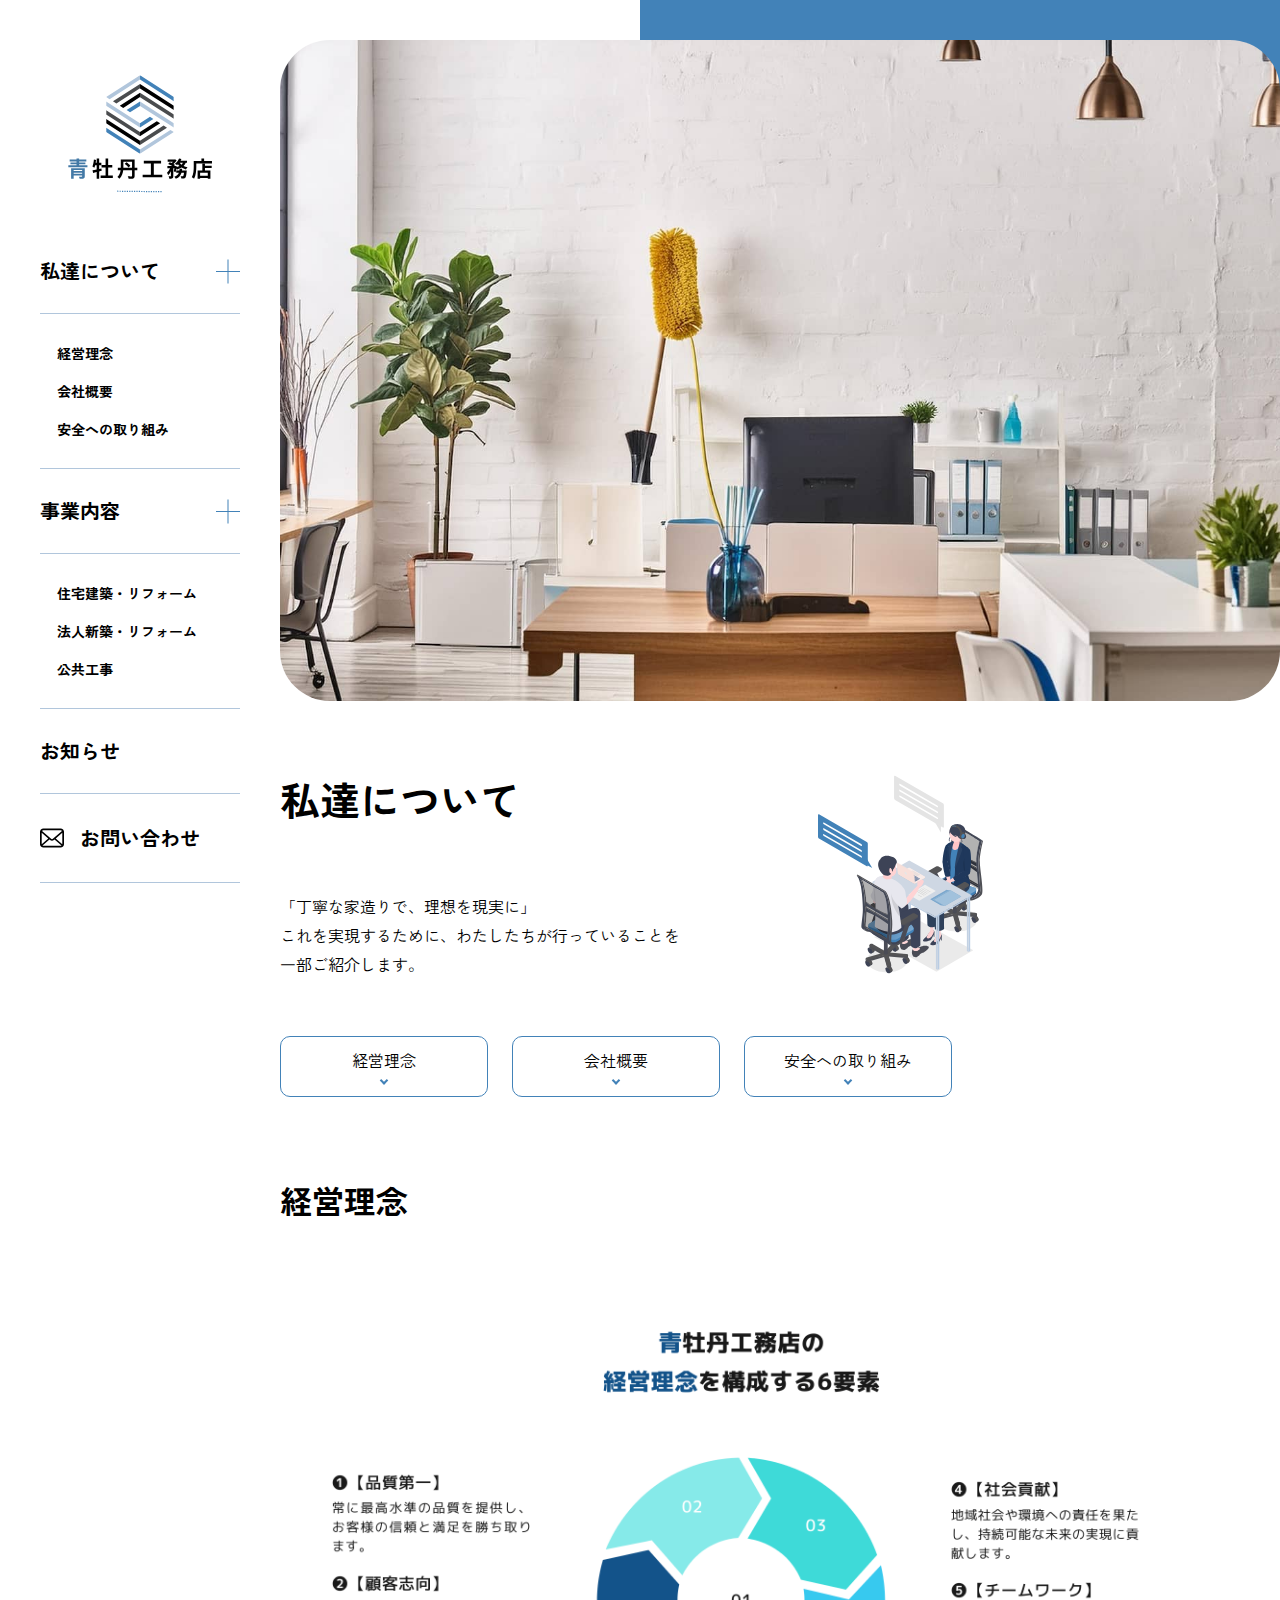
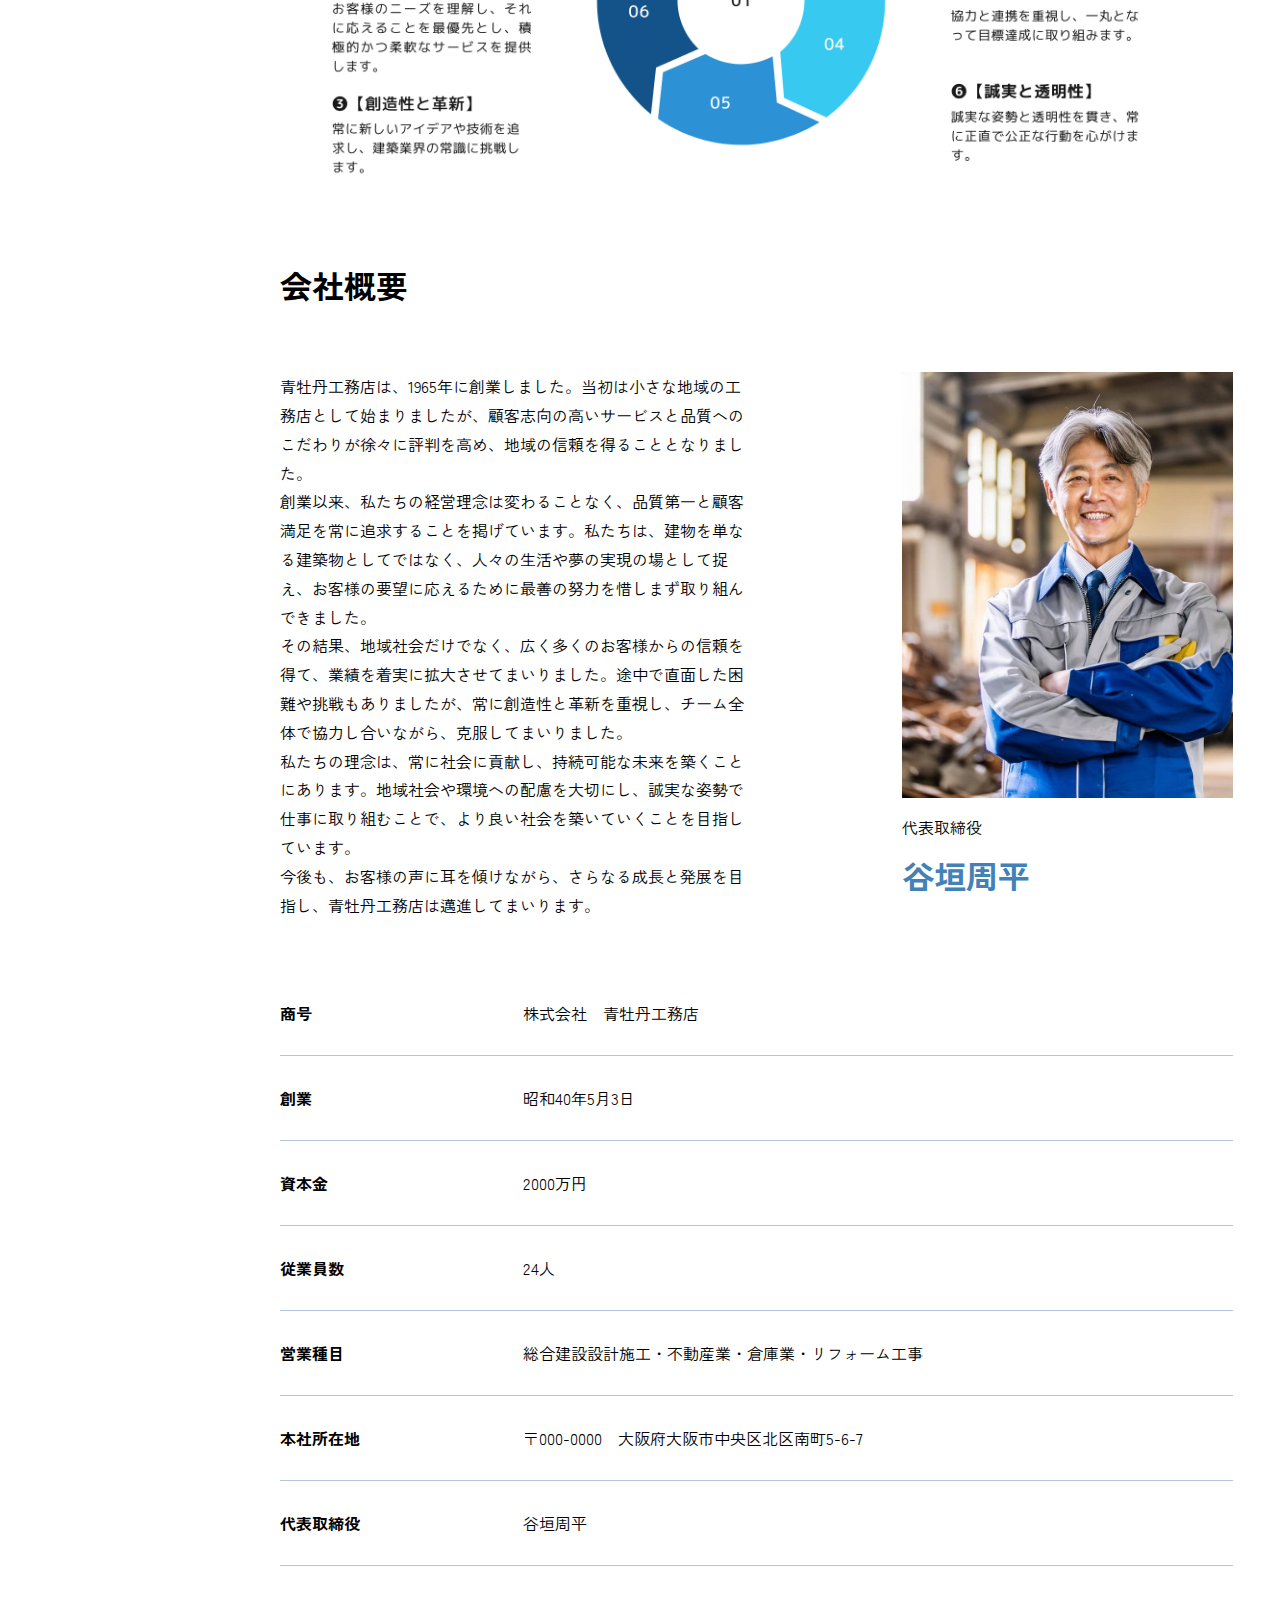
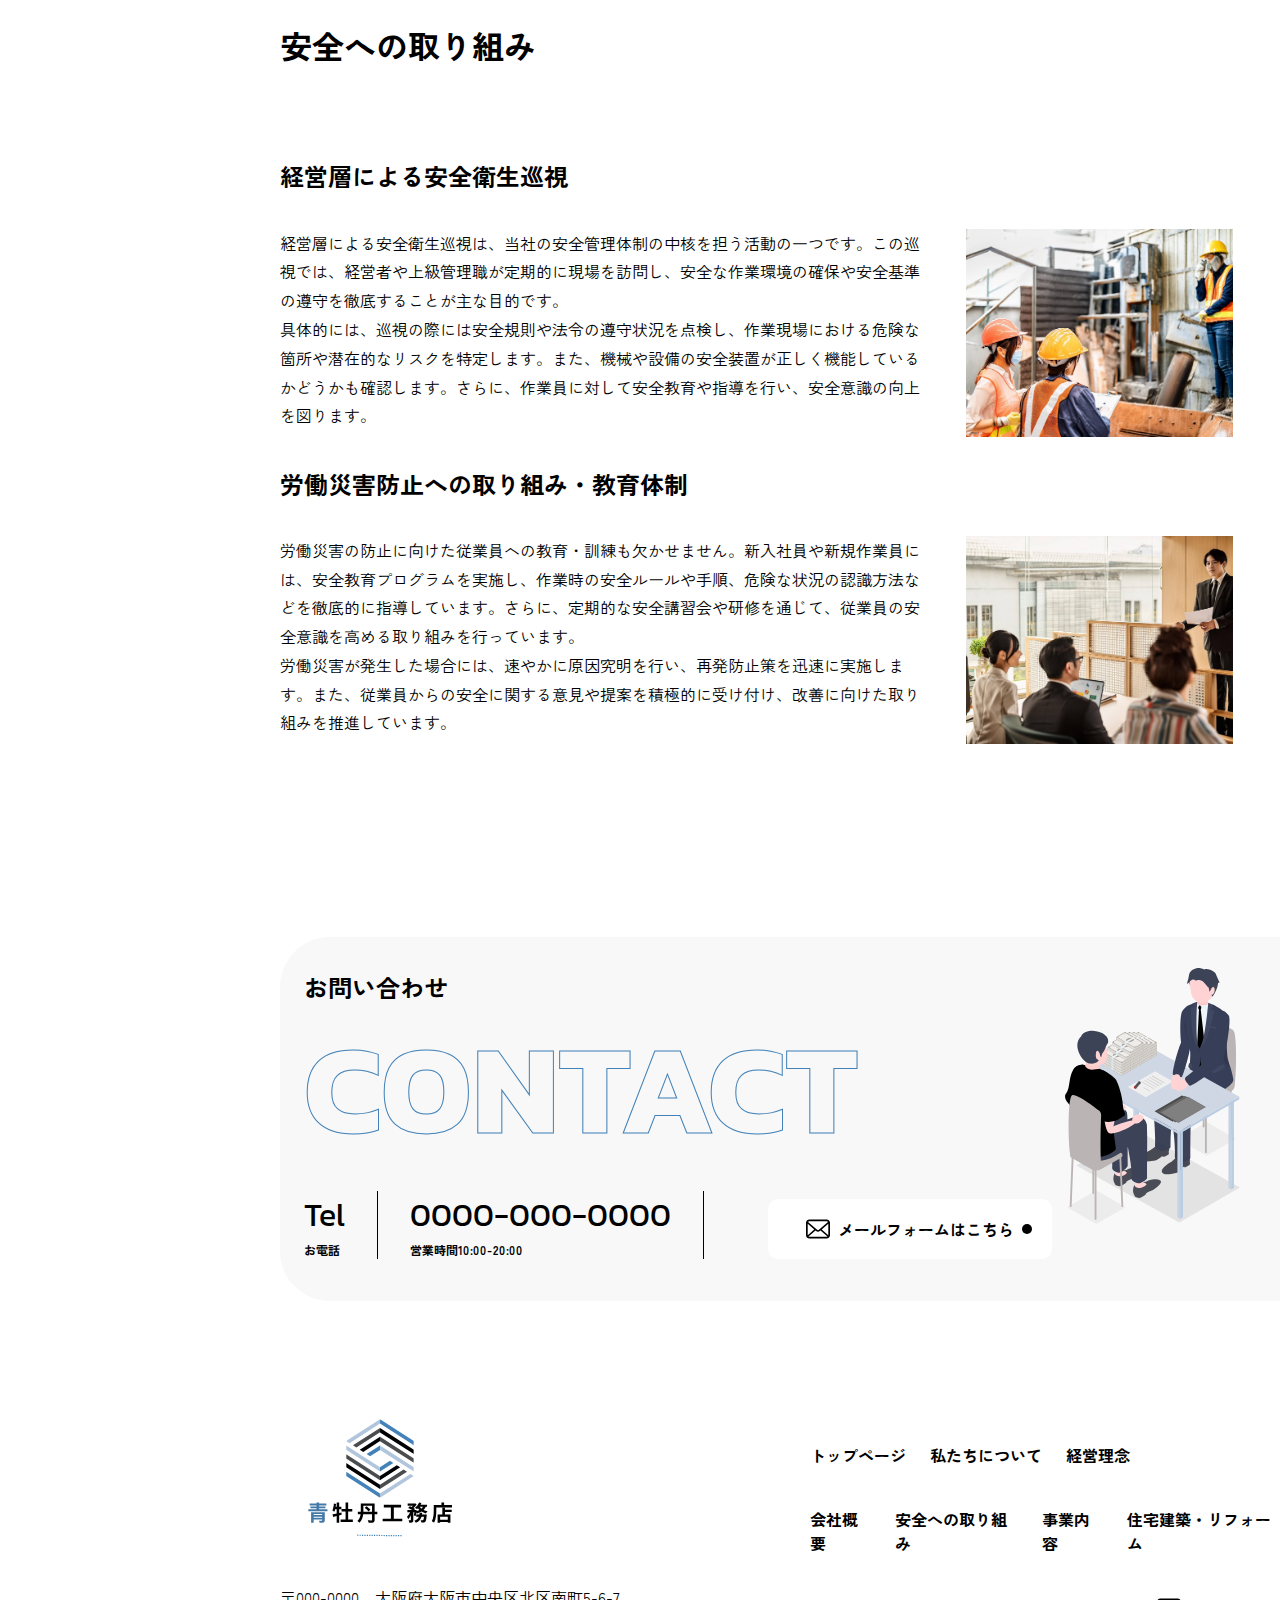
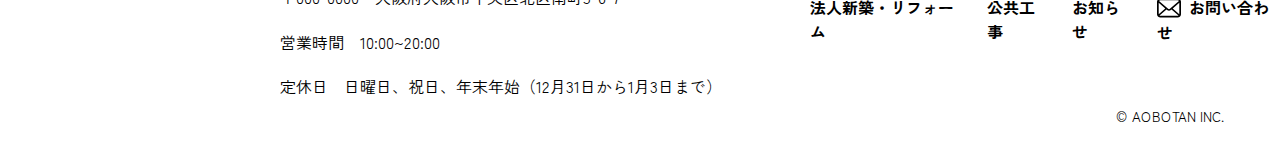
<file: about.html>
<!DOCTYPE html>
<html lang="ja">

<head>
  <meta charset="UTF-8">
  <meta name="viewport" content="width=device-width, initial-scale=1.0">
  <meta name="robots" content="noindex">
  <meta name="description"
    content="大阪府大阪市に拠点をおく青牡丹工務店は、丁寧な家造りで理想を現実にします。住宅建築からリフォームまで、高品質なサービスと経験豊富なスタッフがお客様のニーズに応えます。お気軽にご相談ください。">
  <title>私たちについて | 青牡丹工務店 | 大阪市北区の住宅建築・リフォーム・公共事業なら青牡丹工務店</title>
  <link rel="shortcut icon" href="img/favicon-aobotan.svg" type="image/x-icon">
  <!-- GoogleFonts -->
  <link rel="preconnect" href="https://fonts.googleapis.com">
  <link rel="preconnect" href="https://fonts.gstatic.com" crossorigin>
  <link
    href="https://fonts.googleapis.com/css2?family=Kanit:ital,wght@0,100;0,200;0,300;0,400;0,500;0,600;0,700;0,800;0,900;1,100;1,200;1,300;1,400;1,500;1,600;1,700;1,800;1,900&family=Zen+Kaku+Gothic+New&display=swap"
    rel="stylesheet">
  <!-- css -->
  <link rel="stylesheet" href="css/style.css">
  <script src="https://code.jquery.com/jquery-3.7.1.min.js"
    integrity="sha256-/JqT3SQfawRcv/BIHPThkBvs0OEvtFFmqPF/lYI/Cxo=" crossorigin="anonymous"></script>
</head>

<body class="aboutBody" id="top">
  <div class="bodyContainer">
    <header>
      <div class="pcMenu">
        <h1 class="pcLogo">
          <a href="index.html">
            <img src="img/logo-pc.svg" alt="青牡丹工務店" width="200" height="121">
          </a>
        </h1><!-- /.pcLogo -->
        <nav class="pcNav">
          <ul class="pcNavAccordion">
            <li>
              <div class="menuTitle">
                <a class="mainMenu" href="about.html">私達について</a>
                <ul class="subMenu">
                  <li>
                    <a href="about.html#philosophy">経営理念</a>
                  </li>
                  <li>
                    <a href="about.html#company">会社概要</a>
                  </li>
                  <li>
                    <a href="about.html#safety">安全への取り組み</a>
                  </li>
                </ul><!-- /.subMenu -->
              </div><!--/.menuTitle-->
            </li>
            <li>
              <div class="menuTitle">
                <a class="mainMenu" href="service.html">事業内容</a>
                <ul class="subMenu">
                  <li>
                    <a href="service.html#housereform">住宅建築・リフォーム</a>
                  </li>
                  <li>
                    <a href="service.html#corporationreform">法人新築・リフォーム</a>
                  </li>
                  <li>
                    <a href="service.html#public">公共工事</a>
                  </li>
                </ul><!-- /.subMenu -->
              </div><!--/.menuTitle-->
            </li>
            <li>
              <a class="mainMenu" href="index.html#news">お知らせ</a>
            </li>
            <li>
              <a class="mainMenu" href="contact.html"><img src="img/mail.svg" alt="">お問い合わせ</a>
            </li>
          </ul><!--/.pcNavAccordion -->
        </nav><!-- /.pcNav -->
      </div><!-- /.pcMenu -->
      <div class="spMenuWrapper">
        <div class="spMenuLogo">
          <a href="index.html">
            <img src="img/logo-pc.svg" alt="" width="98" height="59">
          </a>
        </div><!-- /.spMenuLogo -->
        <div id="burger">
          <span></span>
          <span></span>
          <span></span>
        </div><!-- /.spgNav_burger -->
      </div><!-- /.spMenu -->
    </header>
    <div class="spgNav" id="spNav">
      <ul class="">
        <li>
          <a href="index.html">トップページ</a>
        </li>
        <li>
          <a href="about.html">私たちについて</a>
        </li>
        <li>
          <a href="about.html#philosophy">経営理念</a>
        </li>
        <li>
          <a href="about.html#company">会社概要</a>
        </li>
        <li>
          <a href="about.html#safety">安全への取り組み</a>
        </li>
        <li>
          <a href="service.html">事業内容</a>
        </li>
        <li>
          <a href="service.html#housereform">住宅建築・リフォーム</a>
        </li>
        <li>
          <a href="service.html#corporationreform">法人新築・リフォーム</a>
        </li>
        <li>
          <a href="service.html#public">公共工事</a>
        </li>
        <li>
          <a href="index.html#news">お知らせ</a>
        </li>
        <li>
          <a href="contact.html"><img src="img/mail.svg" alt="" class="mail_icon">お問い合わせ</a>
        </li>
      </ul><!-- /.spgNav -->
      <p><small>© AOBOTAN INC.</small></p>
    </div><!-- /.spMenu -->

    <div class="bodyWrapper">
      <div class="bgColor">
      </div><!-- /.bgColor -->
      <div class="topImg">
        <img src="img/about-us.jpg" alt="">
      </div><!-- /.topImg -->
      <main>
        <section class="contentsTop" id="about">
          <div class="contentsTopInner">
            <div class="contentsTopContent">
              <h2>私達について</h2>
              <p>「丁寧な家造りで、理想を現実に」<br>これを実現するために、わたしたちが行っていることを<br>一部ご紹介します。</p>
            </div><!-- /.aboutTopContent -->
            <img src="img/offline-hearing_01.svg" alt="">
          </div><!-- /.contentsTopInner -->
          <div class="contentsTopMenu">
            <a href="#philosophy" class="btnBlue">経営理念</a>
            <a href="#company" class="btnBlue">会社概要</a>
            <a href="#safety" class="btnBlue">安全への取り組み</a>
          </div><!-- /.contentsTopMenu -->
        </section><!-- /.contentsTop -->
        <section class="philosophy" id="philosophy">
          <h3 class="contentsHeading">経営理念</h3>
          <img src="img/vision.png" alt="" width="923" height="519">
        </section><!-- /.philosophy -->
        <section class="company" id="company">
          <h3 class="contentsHeading">会社概要</h3>
          <div class="companyInner">
            <div class="companyContent">
              <p>青牡丹工務店は、1965年に創業しました。当初は小さな地域の工務店として始まりましたが、顧客志向の高いサービスと品質へのこだわりが徐々に評判を高め、地域の信頼を得ることとなりました。<br>
                創業以来、私たちの経営理念は変わることなく、品質第一と顧客満足を常に追求することを掲げています。私たちは、建物を単なる建築物としてではなく、人々の生活や夢の実現の場として捉え、お客様の要望に応えるために最善の努力を惜しまず取り組んできました。<br>
                その結果、地域社会だけでなく、広く多くのお客様からの信頼を得て、業績を着実に拡大させてまいりました。途中で直面した困難や挑戦もありましたが、常に創造性と革新を重視し、チーム全体で協力し合いながら、克服してまいりました。<br>
                私たちの理念は、常に社会に貢献し、持続可能な未来を築くことにあります。地域社会や環境への配慮を大切にし、誠実な姿勢で仕事に取り組むことで、より良い社会を築いていくことを目指しています。<br>
                今後も、お客様の声に耳を傾けながら、さらなる成長と発展を目指し、青牡丹工務店は邁進してまいります。</p>
            </div><!-- /.companyContent -->
            <div class="ceoImg">
              <img src="img/ceo.jpg" alt="" width="331" height="425">
              <p>代表取締役</p>
              <span>谷垣周平</span>
            </div><!-- /.ceoImg -->
          </div><!-- /.companyInner -->
          <table class="row">
            <tr>
              <th>商号</th>
              <td>株式会社　青牡丹工務店</td>
            </tr>
            <tr>
              <th>創業</th>
              <td>昭和40年5月3日</td>
            </tr>
            <tr>
              <th>資本金</th>
              <td>2000万円</td>
            </tr>
            <tr>
              <th>従業員数</th>
              <td>24人</td>
            </tr>
            <tr>
              <th>営業種目</th>
              <td>総合建設設計施工・不動産業・倉庫業・リフォーム工事</td>
            </tr>
            <tr>
              <th>本社所在地</th>
              <td>〒000-0000　大阪府大阪市中央区北区南町5-6-7</td>
            </tr>
            <tr>
              <th>代表取締役</th>
              <td>谷垣周平</td>
            </tr>
          </table>
        </section><!-- /.company -->
        <section class="safety" id="safety">
          <h3 class="contentsHeading">安全への取り組み</h3>
          <h4>経営層による安全衛生巡視</h4>
          <div class="safetyInner">
            <p>
              経営層による安全衛生巡視は、当社の安全管理体制の中核を担う活動の一つです。この巡視では、経営者や上級管理職が定期的に現場を訪問し、安全な作業環境の確保や安全基準の遵守を徹底することが主な目的です。<br>具体的には、巡視の際には安全規則や法令の遵守状況を点検し、作業現場における危険な箇所や潜在的なリスクを特定します。また、機械や設備の安全装置が正しく機能しているかどうかも確認します。さらに、作業員に対して安全教育や指導を行い、安全意識の向上を図ります。
            </p>
            <img src="img/safety01.jpg" alt="安全への取り組み" width="267" height="208">
          </div><!-- /.safetyInner -->
          <h4>労働災害防止への取り組み・教育体制</h4>
          <div class="safetyInner">
            <p>
              労働災害の防止に向けた従業員への教育・訓練も欠かせません。新入社員や新規作業員には、安全教育プログラムを実施し、作業時の安全ルールや手順、危険な状況の認識方法などを徹底的に指導しています。さらに、定期的な安全講習会や研修を通じて、従業員の安全意識を高める取り組みを行っています。<br>労働災害が発生した場合には、速やかに原因究明を行い、再発防止策を迅速に実施します。また、従業員からの安全に関する意見や提案を積極的に受け付け、改善に向けた取り組みを推進しています。
            </p>
            <img src="img/safety02.jpg" alt="安全への取り組み" width="267" height="208">
          </div><!-- /.safetyInner -->
        </section><!-- /.safety -->
      </main>

      <footer>
        <section class="footContact">
          <h2 class="contentsTitle">お問い合わせ</h2>
          <h2 class="contentsTitleEn">
            CONTACT
          </h2><!-- contentsTitle -->
          <img src="img/financing_01.svg" alt="" class="footContactImg">
          <div class="footContactInner">
            <div class="tel">
              <span>Tel</span>
              <p>お電話</p>
            </div><!-- /.tel -->
            <div class="telNum">
              <span>0000-000-0000</span>
              <p>営業時間10:00-20:00</p>
            </div><!-- /.telNum -->
            <div class="mail">
              <a href="contact.html" class="mailBtn">
                <img src="img/mail.svg" alt="" class="mail_icon">メールフォームはこちら
              </a>
            </div><!-- /.mail -->
          </div><!-- /.footContactInner -->
        </section><!-- /.footContact -->
        <div class="footWrapper">
          <div class="footCompany">
            <img src="img/logo-pc.svg" alt="">
            <p>〒000-0000　大阪府大阪市中央区北区南町5-6-7</p>
            <p>営業時間　10:00~20:00</p>
            <p>定休日　日曜日、祝日、年末年始（12月31日から1月3日まで）</p>
          </div><!-- /.footCompany -->
          <div class="footMenu">
            <ul>
              <li><a href="index.html">トップページ</a></li>
              <li><a href="about.html">私たちについて</a></li>
              <li><a href="about.html#philosophy">経営理念</a></li>
            </ul>
            <ul>
              <li><a href="about.html#company">会社概要</a></li>
              <li><a href="about.html#safety">安全への取り組み</a></li>
              <li><a href="service.html">事業内容</a></li>
              <li><a href="service.html#housereform">住宅建築・リフォーム</a></li>
            </ul>
            <ul>
              <li><a href="service.html#corporationreform">法人新築・リフォーム</a></li>
              <li><a href="service.html#public">公共工事</a></li>
              <li><a href="index.html#news">お知らせ</a></li>
              <li><a href="contact.html"><img src="img/mail.svg" alt="" class="mail_icon">お問い合わせ</a></li>
            </ul>
          </div><!-- /.footMenu -->
        </div><!-- /.footWrapper -->
        <p><small>© AOBOTAN INC.</small></p>
      </footer>
    </div><!-- /.wrapper -->
  </div><!-- /.bodyContainer -->
  <!-- jQuery -->
  <script src="https://code.jquery.com/jquery-3.7.1.min.js"
    integrity="sha256-/JqT3SQfawRcv/BIHPThkBvs0OEvtFFmqPF/lYI/Cxo=" crossorigin="anonymous"></script>
  <script src="js/main.js"></script>
</body>

</html>
</file>
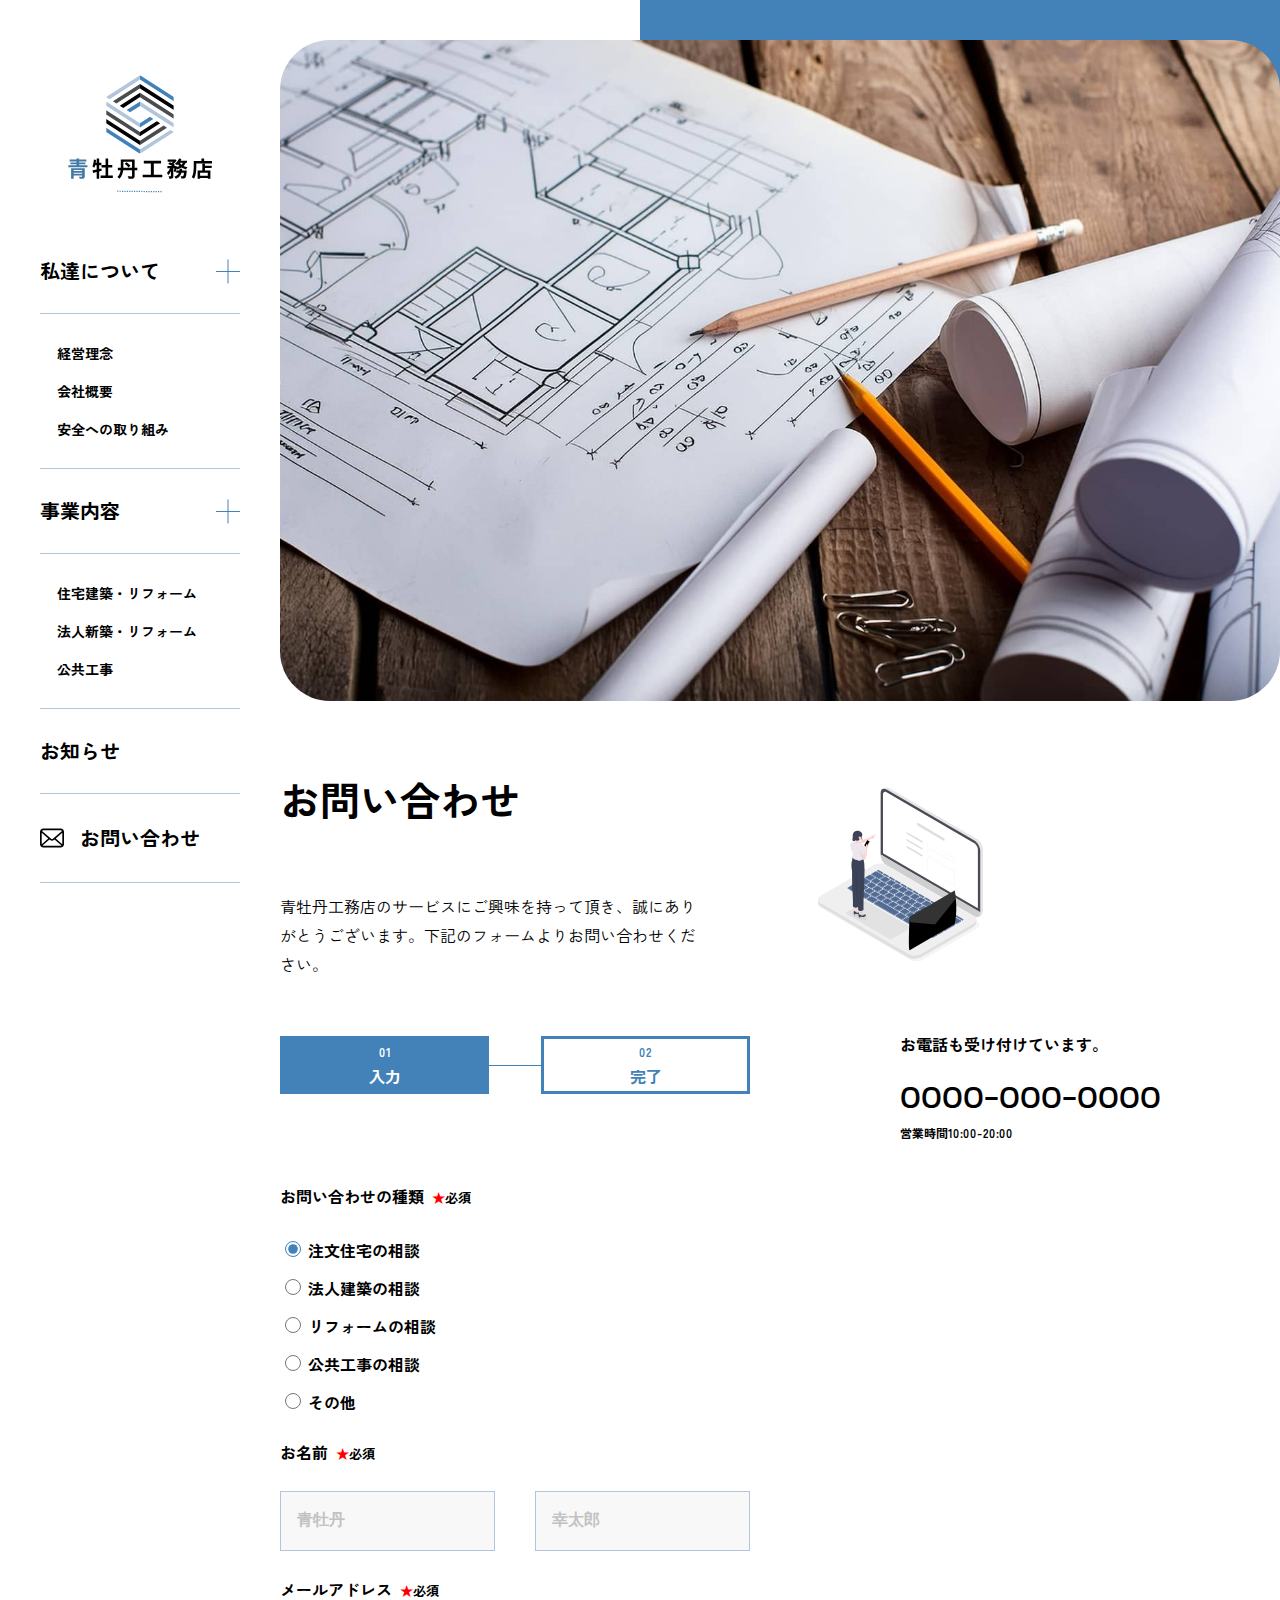
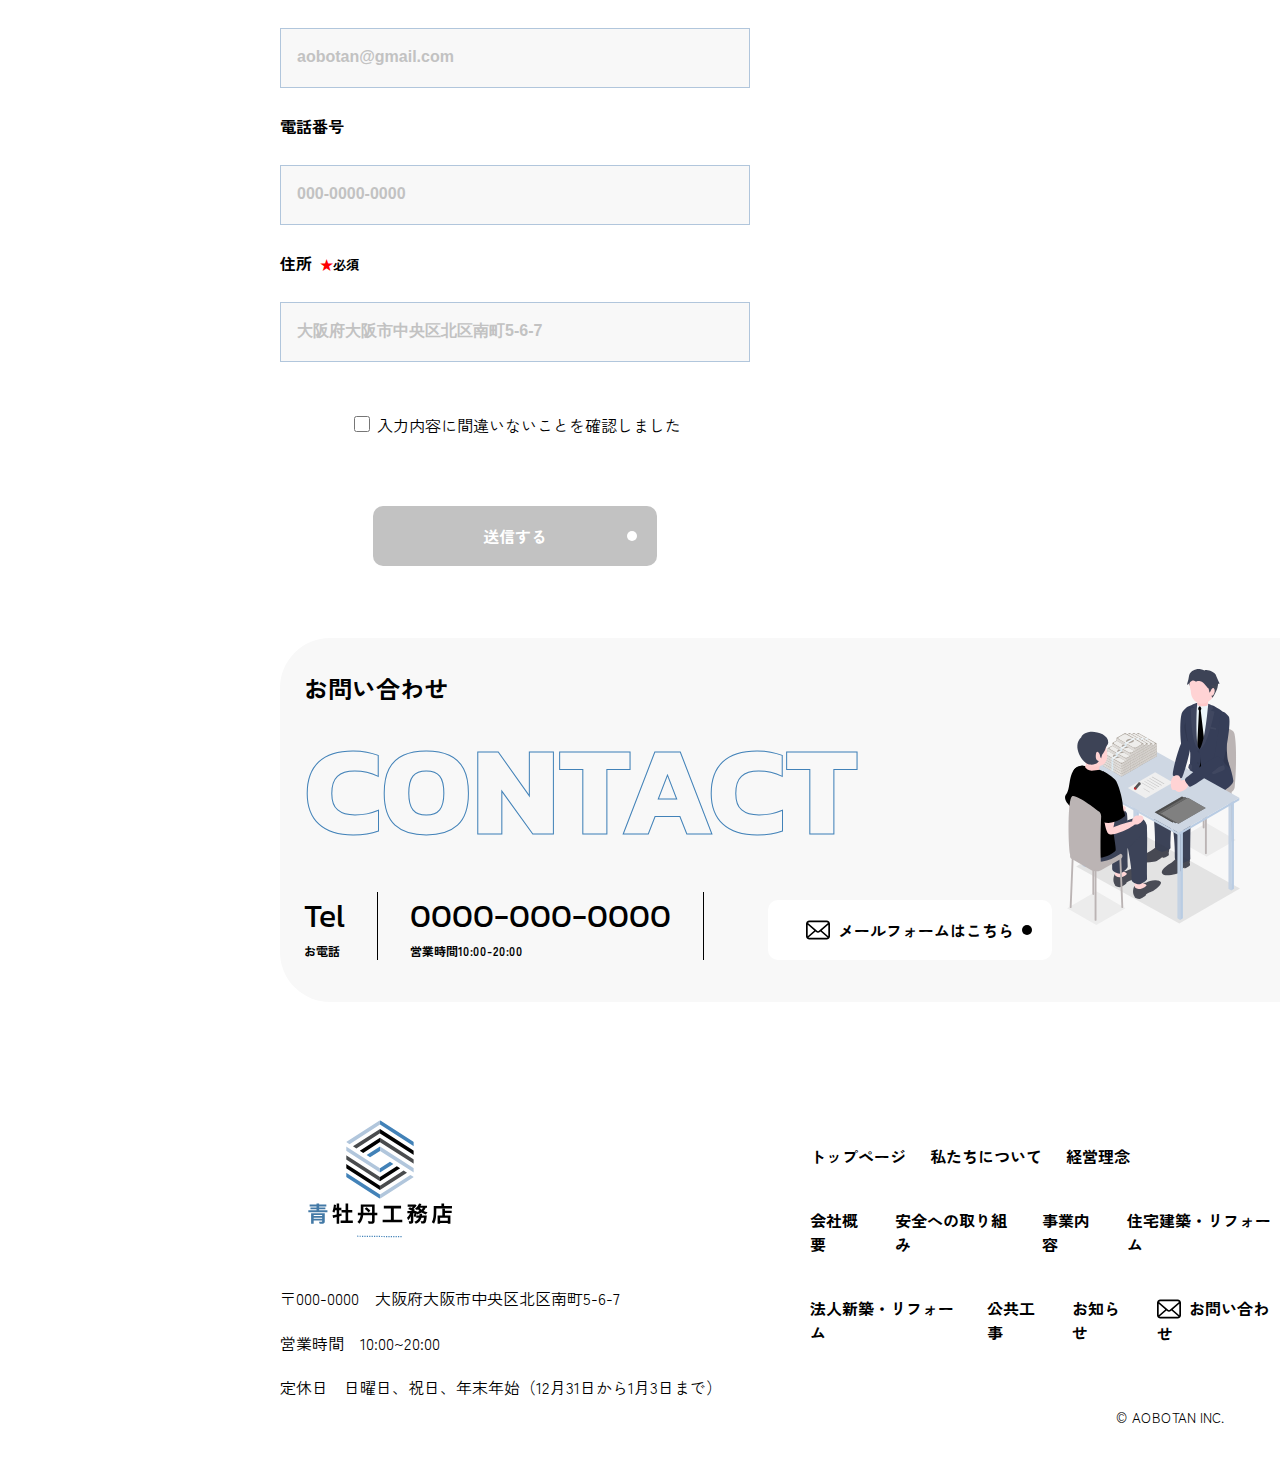
<file: contact.html>
<!DOCTYPE html>
<html lang="ja">

<head>
  <meta charset="UTF-8">
  <meta name="viewport" content="width=device-width, initial-scale=1.0">
  <meta name="robots" content="noindex">
  <meta name="description"
    content="大阪府大阪市に拠点をおく青牡丹工務店は、丁寧な家造りで理想を現実にします。住宅建築からリフォームまで、高品質なサービスと経験豊富なスタッフがお客様のニーズに応えます。お気軽にご相談ください。">
  <title>お問い合わせ | 青牡丹工務店 | 大阪市北区の住宅建築・リフォーム・公共事業なら青牡丹工務店</title>
  <link rel="shortcut icon" href="img/favicon-aobotan.svg" type="image/x-icon">
  <!-- GoogleFonts -->
  <link rel="preconnect" href="https://fonts.googleapis.com">
  <link rel="preconnect" href="https://fonts.gstatic.com" crossorigin>
  <link
    href="https://fonts.googleapis.com/css2?family=Kanit:ital,wght@0,100;0,200;0,300;0,400;0,500;0,600;0,700;0,800;0,900;1,100;1,200;1,300;1,400;1,500;1,600;1,700;1,800;1,900&family=Zen+Kaku+Gothic+New&display=swap"
    rel="stylesheet">
  <!-- css -->
  <link rel="stylesheet" href="css/style.css">
  <script src="https://code.jquery.com/jquery-3.7.1.min.js"
    integrity="sha256-/JqT3SQfawRcv/BIHPThkBvs0OEvtFFmqPF/lYI/Cxo=" crossorigin="anonymous"></script>
</head>

<body class="contactTop">
  <div class="bodyContainer">
    <header>
      <div class="pcMenu">
        <h1 class="pcLogo">
          <a href="index.html">
            <img src="img/logo-pc.svg" alt="青牡丹工務店" width="200" height="121">
          </a>
        </h1><!-- /.pcLogo -->
        <nav class="pcNav">
          <ul class="pcNavAccordion">
            <li>
              <div class="menuTitle">
                <a class="mainMenu" href="about.html">私達について</a>
                <ul class="subMenu">
                  <li>
                    <a href="about.html#philosophy">経営理念</a>
                  </li>
                  <li>
                    <a href="about.html#company">会社概要</a>
                  </li>
                  <li>
                    <a href="about.html#safety">安全への取り組み</a>
                  </li>
                </ul><!-- /.subMenu -->
              </div><!--/.menuTitle-->
            </li>
            <li>
              <div class="menuTitle">
                <a class="mainMenu" href="service.html">事業内容</a>
                <ul class="subMenu">
                  <li>
                    <a href="service.html#housereform">住宅建築・リフォーム</a>
                  </li>
                  <li>
                    <a href="service.html#corporationreform">法人新築・リフォーム</a>
                  </li>
                  <li>
                    <a href="service.html#public">公共工事</a>
                  </li>
                </ul><!-- /.subMenu -->
              </div><!--/.menuTitle-->
            </li>
            <li>
              <a class="mainMenu" href="index.html#news">お知らせ</a>
            </li>
            <li>
              <a class="mainMenu" href="contact.html"><img src="img/mail.svg" alt="">お問い合わせ</a>
            </li>
          </ul><!--/.pcNavAccordion -->
        </nav><!-- /.pcNav -->
      </div><!-- /.pcMenu -->
      <div class="spMenuWrapper">
        <div class="spMenuLogo">
          <a href="index.html">
            <img src="img/logo-pc.svg" alt="" width="98" height="59">
          </a>
        </div><!-- /.spMenuLogo -->
        <div id="burger">
          <span></span>
          <span></span>
          <span></span>
        </div><!-- /.spgNav_burger -->
      </div><!-- /.spMenu -->
    </header>
    <div class="spgNav" id="spNav">
      <ul class="">
        <li>
          <a href="index.html">トップページ</a>
        </li>
        <li>
          <a href="about.html">私たちについて</a>
        </li>
        <li>
          <a href="about.html#philosophy">経営理念</a>
        </li>
        <li>
          <a href="about.html#company">会社概要</a>
        </li>
        <li>
          <a href="about.html#safety">安全への取り組み</a>
        </li>
        <li>
          <a href="service.html">事業内容</a>
        </li>
        <li>
          <a href="service.html#housereform">住宅建築・リフォーム</a>
        </li>
        <li>
          <a href="service.html#corporationreform">法人新築・リフォーム</a>
        </li>
        <li>
          <a href="service.html#public">公共工事</a>
        </li>
        <li>
          <a href="index.html#news">お知らせ</a>
        </li>
        <li>
          <a href="contact.html"><img src="img/mail.svg" alt="" class="mail_icon">お問い合わせ</a>
        </li>
      </ul><!-- /.spgNav -->
      <p><small>© AOBOTAN INC.</small></p>
    </div><!-- /.spMenu -->

    <div class="bodyWrapper">
      <div class="bgColor">
      </div><!-- /.bgColor -->
      <div class="topImg">
        <img src="img/Firefly87080.jpg" alt="">
      </div><!-- /.topImg -->
      <main>
        <section class="contentsTop" id="contact">
          <div class="contentsTopInner">
            <div class="contentsTopContent">
              <h2>お問い合わせ</h2>
              <p>青牡丹工務店のサービスにご興味を持って頂き、誠にありがとうございます。下記のフォームよりお問い合わせください。</p>
            </div><!-- /.aboutTopContent -->
            <img src="img/contact_01.svg" alt="">
          </div><!-- /.contentsTopInner -->
        </section><!-- /.contentsTop -->
        <section class="formWrapper">
          <div class="formContainer">
            <div class="progress">
              <div class="progressBox_active">
                <p class="progressNum">01</p><!-- /.progressNum -->
                <p class="progressText">入力</p>
              </div><!--./progressBox-->
              <div class="progressBox">
                <p class="progressNum">02</p><!-- /.progressNum -->
                <p class="progressText">完了</p>
              </div><!--./progressBox-->
            </div><!-- /.progress -->
            <div class="form">
              <form id="form"
                action="https://docs.google.com/forms/u/0/d/e/1FAIpQLSfAkS3XqbMrFb0XI1eIYqOyi4nmzUOgVm6nMn4Nw3W5Z_-Kwg/formResponse">
                <div class="radioBox">
                  <p class="labelTitle">お問い合わせの種類<small class="required"><span>★</span>必須</small></p>
                  <div class="radioBoxInner">
                    <input type="radio" name="entry.1886721898" id="radio1" class="radio" value="注文住宅の相談" checked>
                    <label for="radio1">注文住宅の相談</label>
                  </div><!-- /.radioBoxInner -->
                  <div class="radioBoxInner">
                    <input type="radio" name="entry.1886721898" id="radio2" class="radio" value="法人建築の相談">
                    <label for="radio2">法人建築の相談</label>
                  </div><!-- /.radioBoxInner -->
                  <div class="radioBoxInner">
                    <input type="radio" name="entry.1886721898" id="radio3" class="radio" value="リフォームの相談">
                    <label for="radio3">リフォームの相談</label>
                  </div><!-- /.radioBoxInner -->
                  <div class="radioBoxInner">
                    <input type="radio" name="entry.1886721898" id="radio4" class="radio" value="公共工事の相談">
                    <label for="radio4">公共工事の相談</label>
                  </div><!-- /.radioBoxInner -->
                  <div class="radioBoxInner">
                    <input type="radio" name="entry.1886721898" id="radio5" class="radio" value="その他">
                    <label for="radio5">その他</label>
                  </div><!-- /.radioBoxInner -->
                </div><!-- /.radioBox -->
                <div class="nameBox">
                  <label for="family-name" class="labelTitle">
                    お名前<small class="required"><span>★</span>必須</small>
                  </label>
                  <div class="nameBoxInner">
                    <input type="text" name="entry.1918565578" id="family-name" placeholder="青牡丹"
                      autocomplete="family-name" required>
                    <input type="text" name="entry.648940625" id="given-name" placeholder="幸太郎"
                      autocomplete="given-name">
                  </div><!-- /.nameBoxInner -->
                </div><!-- /.nameBox -->
                <div class="formBox">
                  <label for="email" class="labelTitle">
                    メールアドレス<small class="required"><span>★</span>必須</small>
                  </label>
                  <input type="email" name="entry.74890648" id="email" placeholder="aobotan@gmail.com"
                    autocomplete="email">
                </div><!-- /.formBox -->
                <div class="formBox">
                  <label for="tel" class="labelTitle">
                    電話番号
                  </label>
                  <input type="tel" name="entry.172182946" id="tel" placeholder="000-0000-0000" autocomplete="tel">
                </div><!-- /.formBox -->
                <div class="formBox">
                  <label for="address" class="labelTitle">
                    住所<small class="required"><span>★</span>必須</small>
                  </label>
                  <input type="text" name="entry.1009330545" id="address" placeholder="大阪府大阪市中央区北区南町5-6-7"
                    autocomplete="street-address">
                </div><!-- /.formBox -->

                <div class="formBox formCheck">
                  <input type="checkbox" id="formCheck" required>
                  <label for="formCheck">入力内容に間違いないことを確認しました</label>
                </div>
                <button type="submit" class="formBtn submitBtn" id="submitBtn" disabled>送信する</button>
                <p class="false-message">送信できませんでした</p><!-- /.false-message -->
              </form>
            </div><!-- /.form -->
          </div><!-- /.formContainer -->
          <div class="contactTel">
            <p class="contactTelText">お電話も受け付けています。</p>
            <p class="phoneNum">0000-000-0000</p>
            <p class="bussinesHours">営業時間10:00-20:00</p>
          </div><!-- /.contactTel -->
        </section><!-- /.formWrapper -->
      </main>

      <footer>
        <section class="footContact">
          <h2 class="contentsTitle">お問い合わせ</h2>
          <h2 class="contentsTitleEn">
            CONTACT
          </h2><!-- contentsTitle -->
          <img src="img/financing_01.svg" alt="" class="footContactImg">
          <div class="footContactInner">
            <div class="tel">
              <span>Tel</span>
              <p>お電話</p>
            </div><!-- /.tel -->
            <div class="telNum">
              <span>0000-000-0000</span>
              <p>営業時間10:00-20:00</p>
            </div><!-- /.telNum -->
            <div class="mail">
              <a href="contact.html" class="mailBtn">
                <img src="img/mail.svg" alt="" class="mail_icon">メールフォームはこちら
              </a>
            </div><!-- /.mail -->
          </div><!-- /.footContactInner -->
        </section><!-- /.footContact -->
        <div class="footWrapper">
          <div class="footCompany">
            <img src="img/logo-pc.svg" alt="">
            <p>〒000-0000　大阪府大阪市中央区北区南町5-6-7</p>
            <p>営業時間　10:00~20:00</p>
            <p>定休日　日曜日、祝日、年末年始（12月31日から1月3日まで）</p>
          </div><!-- /.footCompany -->
          <div class="footMenu">
            <ul>
              <li><a href="index.html">トップページ</a></li>
              <li><a href="about.html">私たちについて</a></li>
              <li><a href="about.html#philosophy">経営理念</a></li>
            </ul>
            <ul>
              <li><a href="about.html#company">会社概要</a></li>
              <li><a href="about.html#safety">安全への取り組み</a></li>
              <li><a href="service.html">事業内容</a></li>
              <li><a href="service.html#housereform">住宅建築・リフォーム</a></li>
            </ul>
            <ul>
              <li><a href="service.html#corporationreform">法人新築・リフォーム</a></li>
              <li><a href="service.html#public">公共工事</a></li>
              <li><a href="index.html#news">お知らせ</a></li>
              <li><a href="contact.html"><img src="img/mail.svg" alt="" class="mail_icon">お問い合わせ</a></li>
            </ul>
          </div><!-- /.footMenu -->
        </div><!-- /.footWrapper -->
        <p><small>© AOBOTAN INC.</small></p>
      </footer>
    </div><!-- /.wrapper -->
  </div><!-- /.bodyContainer -->
  <!-- jQuery -->
  <script src="https://code.jquery.com/jquery-3.7.1.min.js"
    integrity="sha256-/JqT3SQfawRcv/BIHPThkBvs0OEvtFFmqPF/lYI/Cxo=" crossorigin="anonymous"></script>
  <script src="js/main.js"></script>
</body>

</html>
</file>
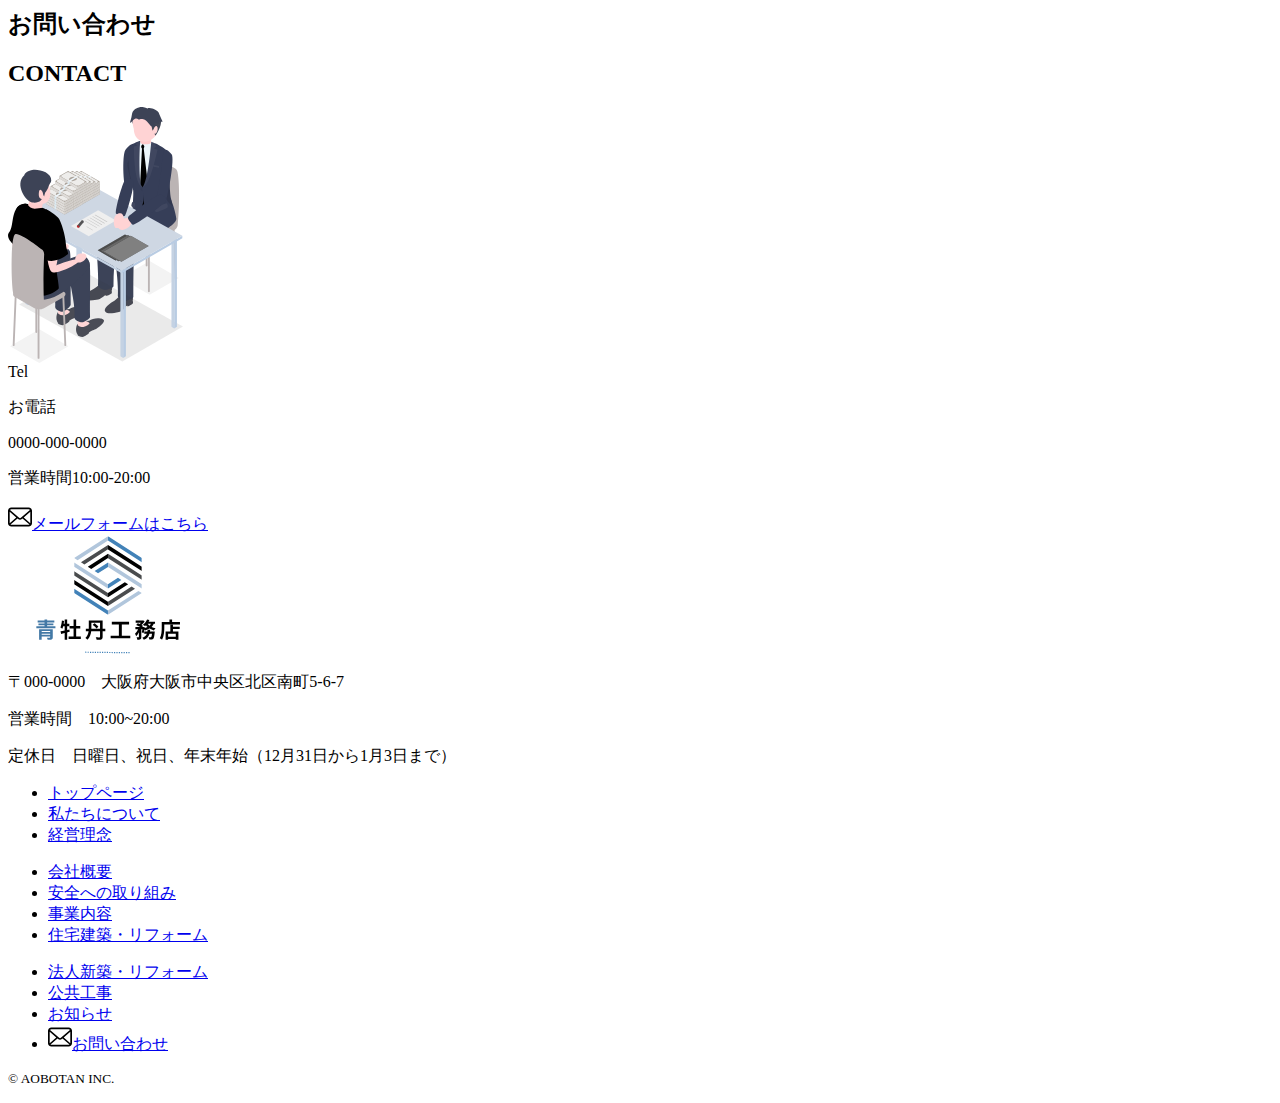
<file: footer.html>
<body>
  <footer>
    <section class="footContact">
      <h2 class="contentsTitle">お問い合わせ</h2>
      <h2 class="contentsTitleEn">
        CONTACT
      </h2><!-- contentsTitle -->
      <img src="img/financing_01.svg" alt="" class="footContactImg">
      <div class="footContactInner">
        <div class="tel">
          <span>Tel</span>
          <p>お電話</p>
        </div><!-- /.tel -->
        <div class="telNum">
          <span>0000-000-0000</span>
          <p>営業時間10:00-20:00</p>
        </div><!-- /.telNum -->
        <div class="mail">
          <a href="contact.html" class="mailBtn">
            <img src="img/mail.svg" alt="" class="mail_icon">メールフォームはこちら
          </a>
        </div><!-- /.mail -->
      </div><!-- /.footContactInner -->
    </section><!-- /.footContact -->
    <div class="footWrapper">
      <div class="footCompany">
        <img src="img/logo-pc.svg" alt="">
        <p>〒000-0000　大阪府大阪市中央区北区南町5-6-7</p>
        <p>営業時間　10:00~20:00</p>
        <p>定休日　日曜日、祝日、年末年始（12月31日から1月3日まで）</p>
      </div><!-- /.footCompany -->
      <div class="footMenu">
        <ul>
          <li><a href="index.html">トップページ</a></li>
          <li><a href="about.html">私たちについて</a></li>
          <li><a href="about.html#philosophy">経営理念</a></li>
        </ul>
        <ul>
          <li><a href="about.html#company">会社概要</a></li>
          <li><a href="about.html#safety">安全への取り組み</a></li>
          <li><a href="service.html">事業内容</a></li>
          <li><a href="service.html#housereform">住宅建築・リフォーム</a></li>
        </ul>
        <ul>
          <li><a href="service.html#corporationreform">法人新築・リフォーム</a></li>
          <li><a href="service.html#public">公共工事</a></li>
          <li><a href="index.html#news">お知らせ</a></li>
          <li><a href="contact.html"><img src="img/mail.svg" alt="" class="mail_icon">お問い合わせ</a></li>
        </ul>
      </div><!-- /.footMenu -->
    </div><!-- /.footWrapper -->
    <p><small>© AOBOTAN INC.</small></p>
  </footer>
  <script src="https://code.jquery.com/jquery-3.7.1.min.js"
    integrity="sha256-/JqT3SQfawRcv/BIHPThkBvs0OEvtFFmqPF/lYI/Cxo=" crossorigin="anonymous"></script>
  <script src="js/main.js"></script>
</body>
</file>
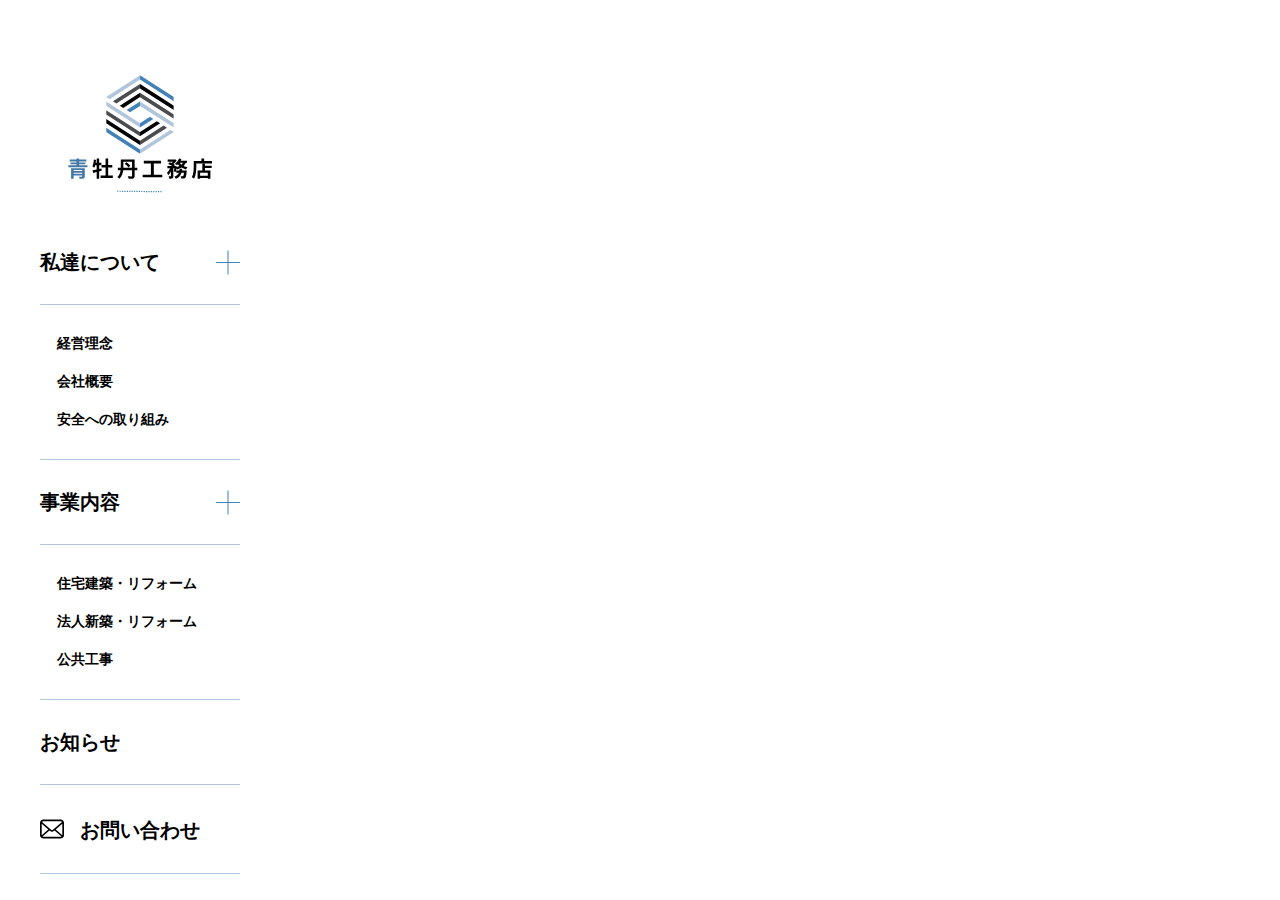
<file: header.html>
<link rel="stylesheet" href="css/style.css">

<body>
  <header>
    <div class="pcMenu">
      <h1 class="pcLogo">
        <a href="index.html">
          <img src="img/logo-pc.svg" alt="青牡丹工務店" width="200" height="121">
        </a>
      </h1><!-- /.pcLogo -->
      <nav class="pcNav">
        <ul class="pcNavAccordion">
          <li>
            <div class="menuTitle">
              <a class="mainMenu" href="about.html">私達について</a>
              <ul class="subMenu">
                <li>
                  <a href="about.html#philosophy">経営理念</a>
                </li>
                <li>
                  <a href="about.html#company">会社概要</a>
                </li>
                <li>
                  <a href="about.html#safety">安全への取り組み</a>
                </li>
              </ul><!-- /.subMenu -->
            </div><!--/.menuTitle-->
          </li>
          <li>
            <div class="menuTitle">
              <a class="mainMenu" href="service.html">事業内容</a>
              <ul class="subMenu">
                <li><a href="service.html#housereform">住宅建築・リフォーム</a></li>
                <li><a href="service.html#corporationreform">法人新築・リフォーム</a></li>
                <li><a href="service.html#public">公共工事</a></li>
              </ul><!-- /.subMenu -->
            </div><!--/.menuTitle-->
          </li>
          <li>
            <a class="mainMenu" href="index.html#news">お知らせ</a>
          </li>
          <li>
            <a class="mainMenu" href="contact.html"><img src="img/mail.svg" alt="">お問い合わせ</a>
          </li>
        </ul><!--/.pcNavAccordion -->
      </nav><!-- /.pcNav -->
    </div><!-- /.pcMenu -->
    <div class="spMenuWrapper">
      <div class="spMenuLogo">
        <a href="index.html">
          <img src="img/logo-pc.svg" alt="" width="98" height="59">
        </a>
      </div><!-- /.spMenuLogo -->
      <div id="burger">
        <span></span>
        <span></span>
        <span></span>
      </div><!-- /.spgNav_burger -->
    </div><!-- /.spMenu -->
  </header>
  <div class="spgNav" id="spNav">
    <ul class="">
      <li>
        <a href="index.html">トップページ</a>
      </li>
      <li>
        <a href="about.html">私たちについて</a>
      </li>
      <li>
        <a href="about.html#philosophy">経営理念</a>
      </li>
      <li>
        <a href="about.html#company">会社概要</a>
      </li>
      <li>
        <a href="about.html#safety">安全への取り組み</a>
      </li>
      <li>
        <a href="service.html">事業内容</a>
      </li>
      <li>
        <a href="service.html#housereform">住宅建築・リフォーム</a>
      </li>
      <li>
        <a href="service.html#corporationreform">法人新築・リフォーム</a>
      </li>
      <li>
        <a href="service.html#public">公共工事</a>
      </li>
      <li>
        <a href="index.html#news">お知らせ</a>
      </li>
      <li>
        <a href="contact.html"><img src="img/mail.svg" alt="" class="mail_icon">お問い合わせ</a>
      </li>
    </ul><!-- /.spgNav -->
    <p><small>© AOBOTAN INC.</small></p>
  </div><!-- /.spMenu -->
  <script src="https://code.jquery.com/jquery-3.7.1.min.js"
    integrity="sha256-/JqT3SQfawRcv/BIHPThkBvs0OEvtFFmqPF/lYI/Cxo=" crossorigin="anonymous"></script>
  <script src="js/main.js"></script>
</body>
</file>
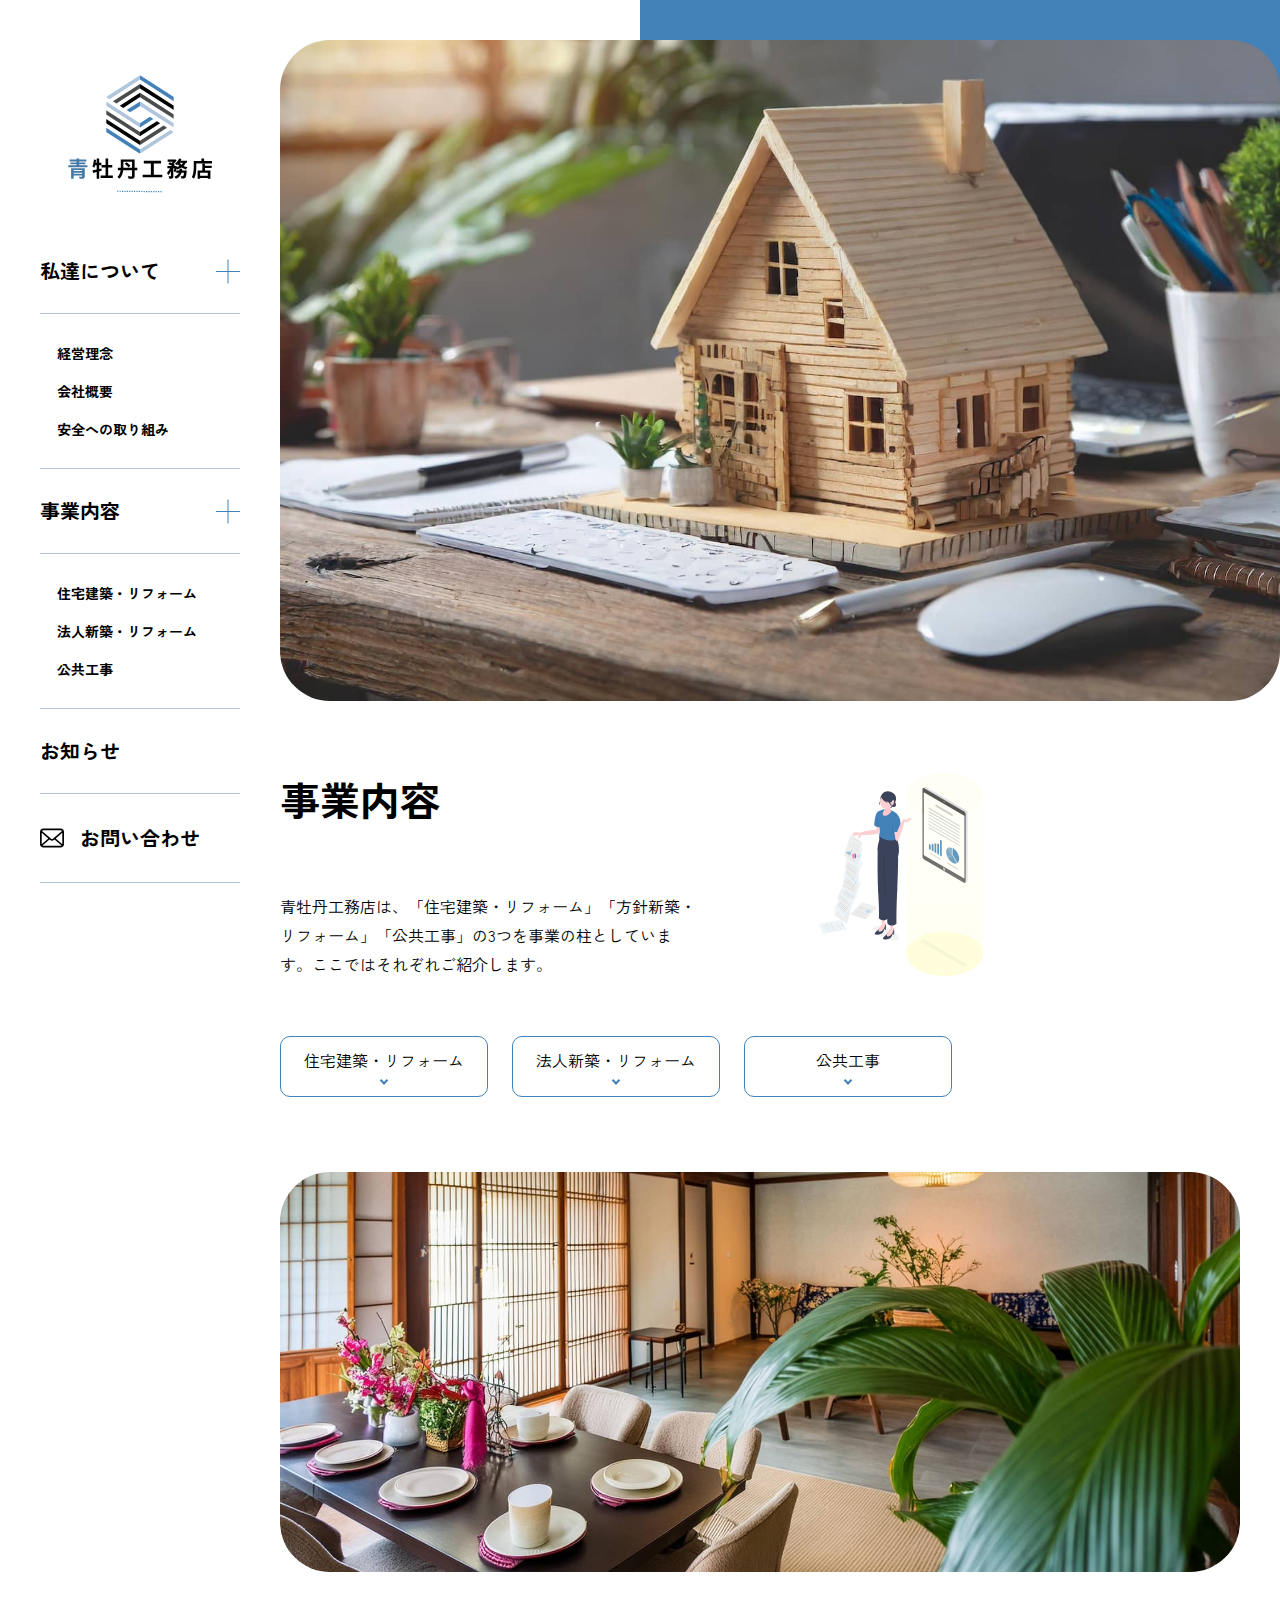
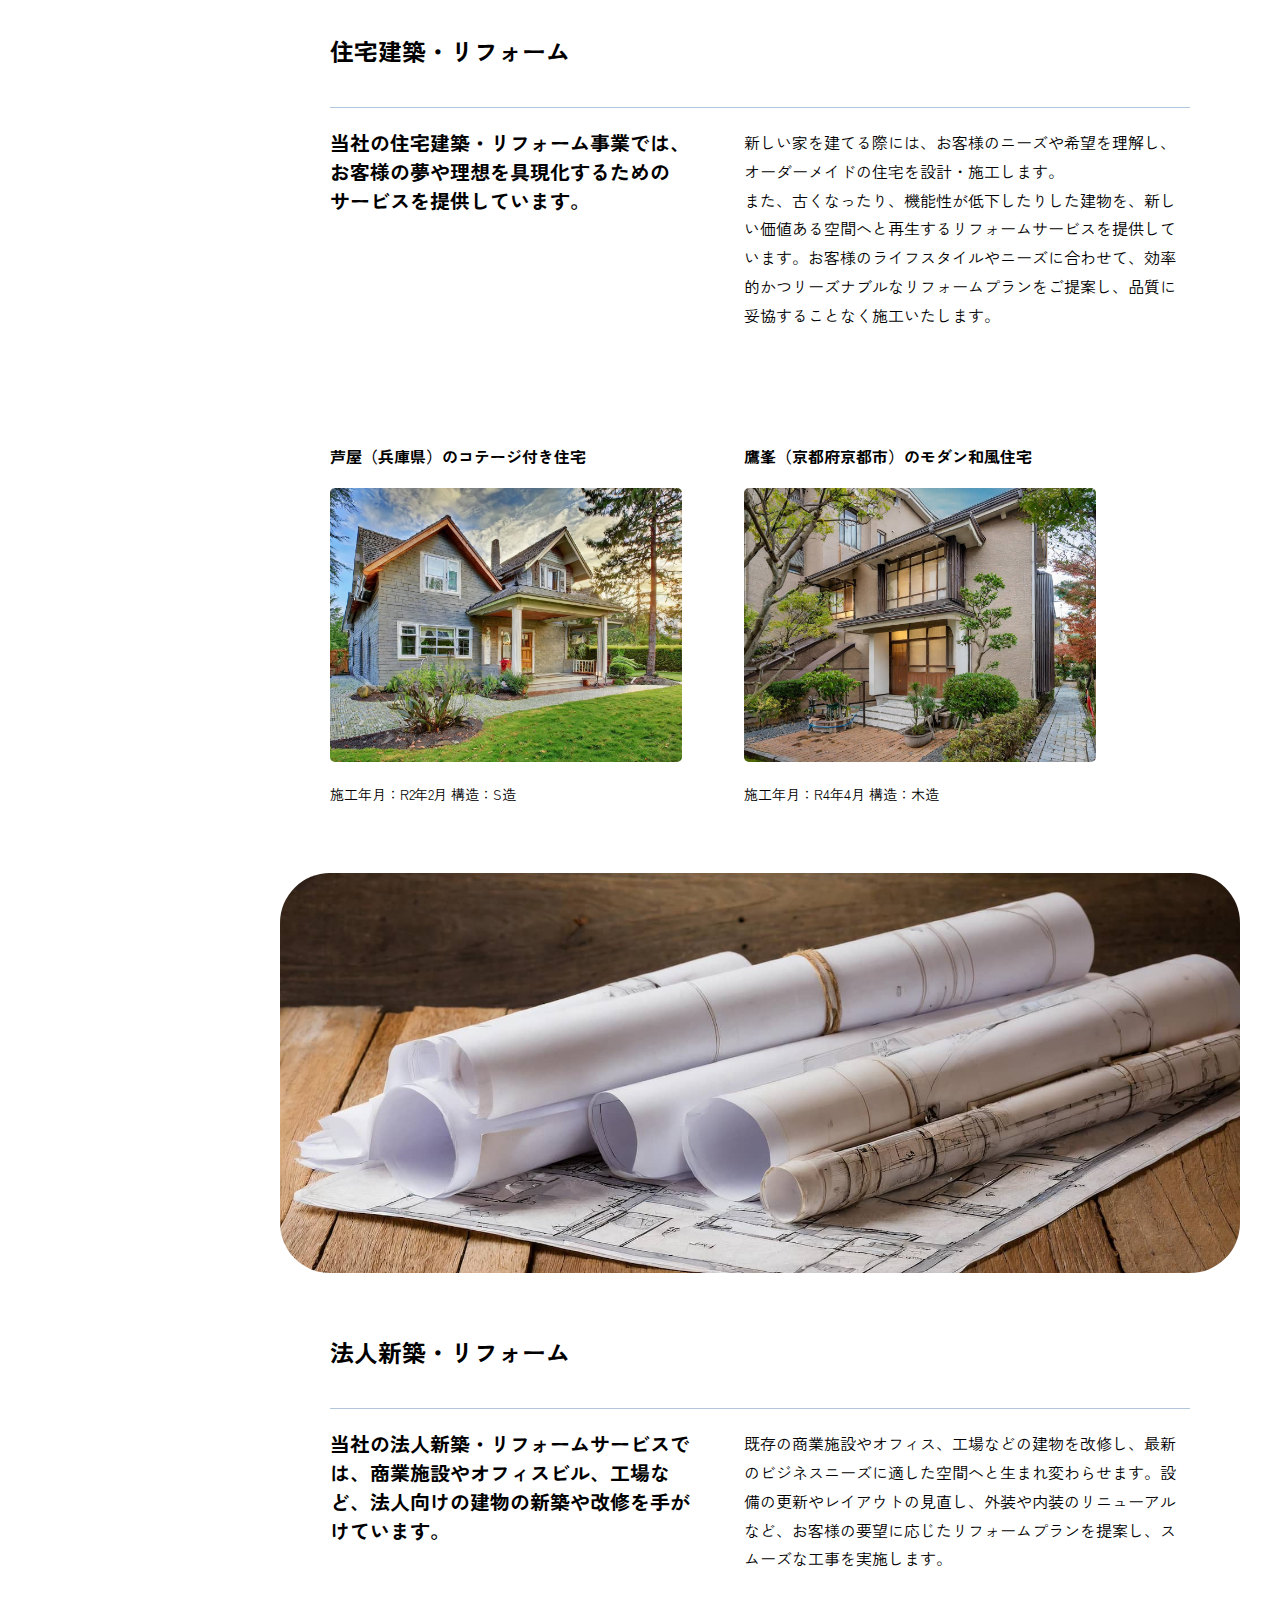
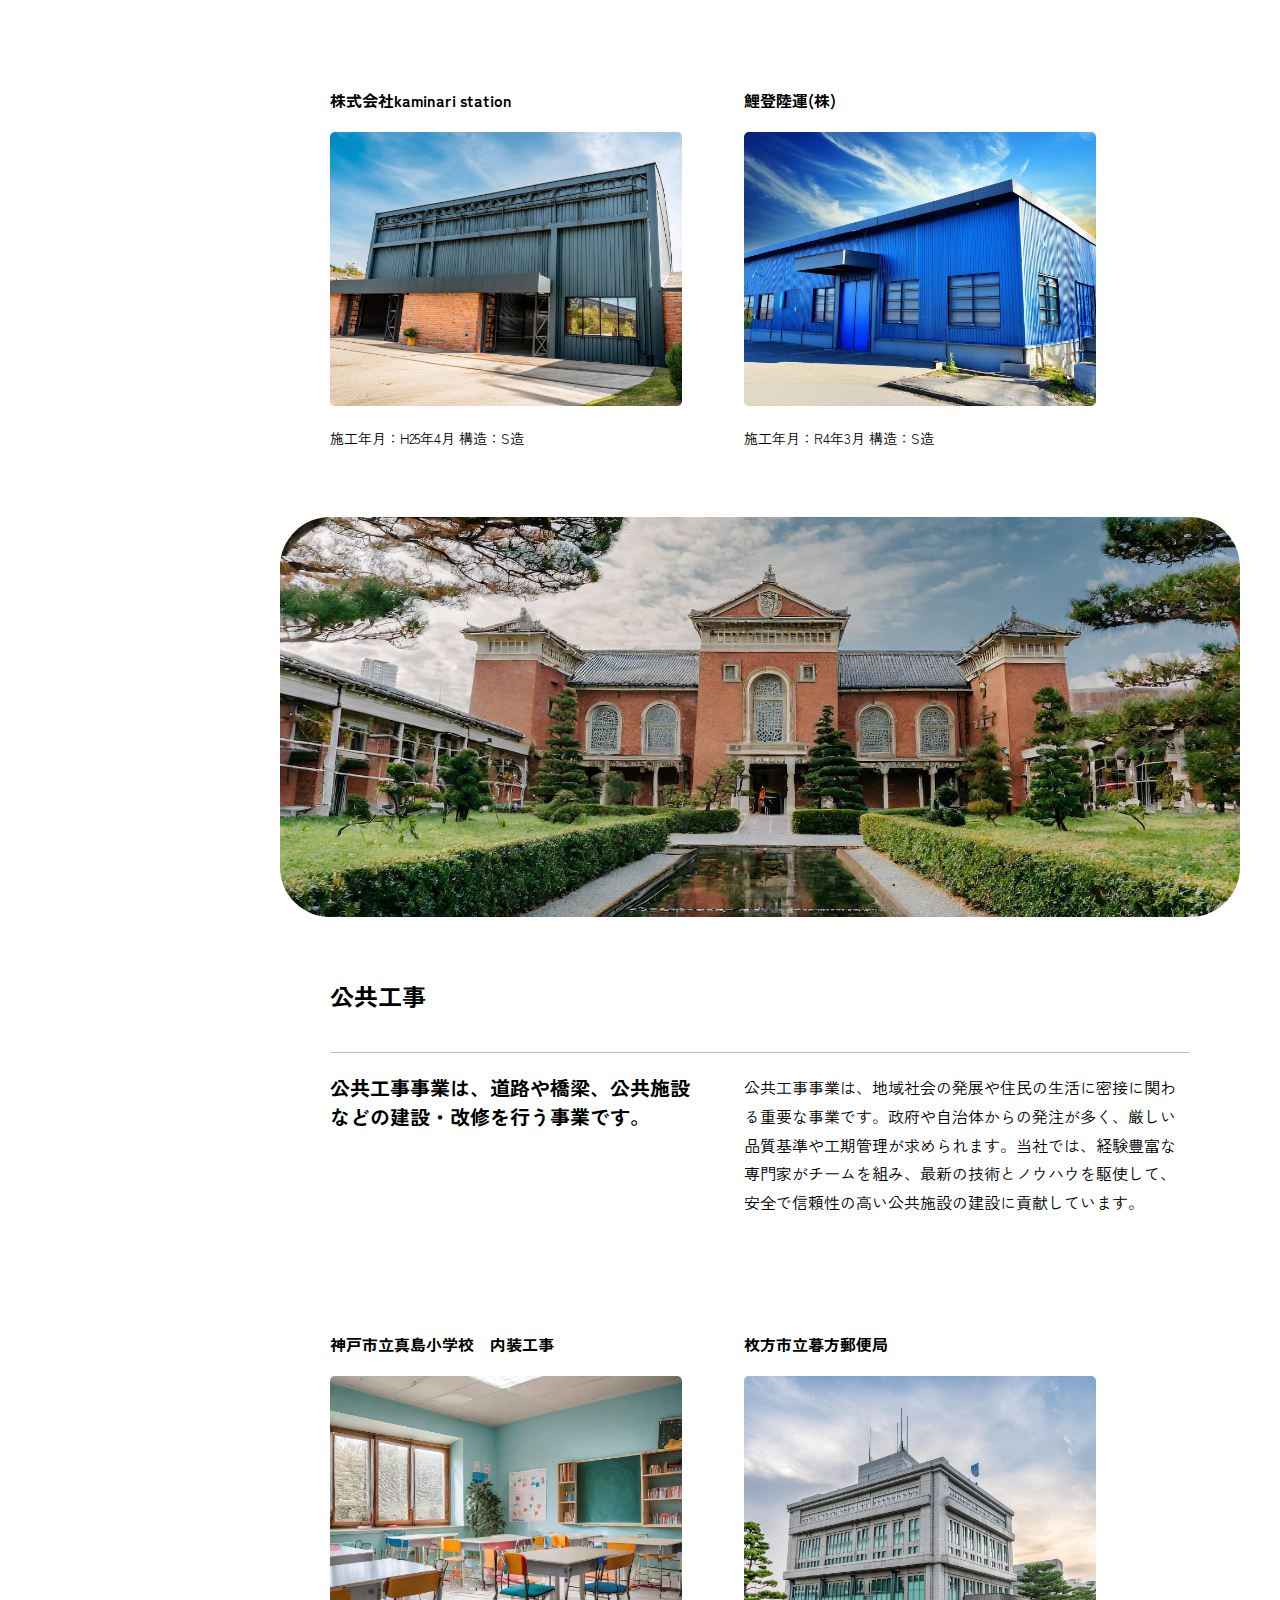
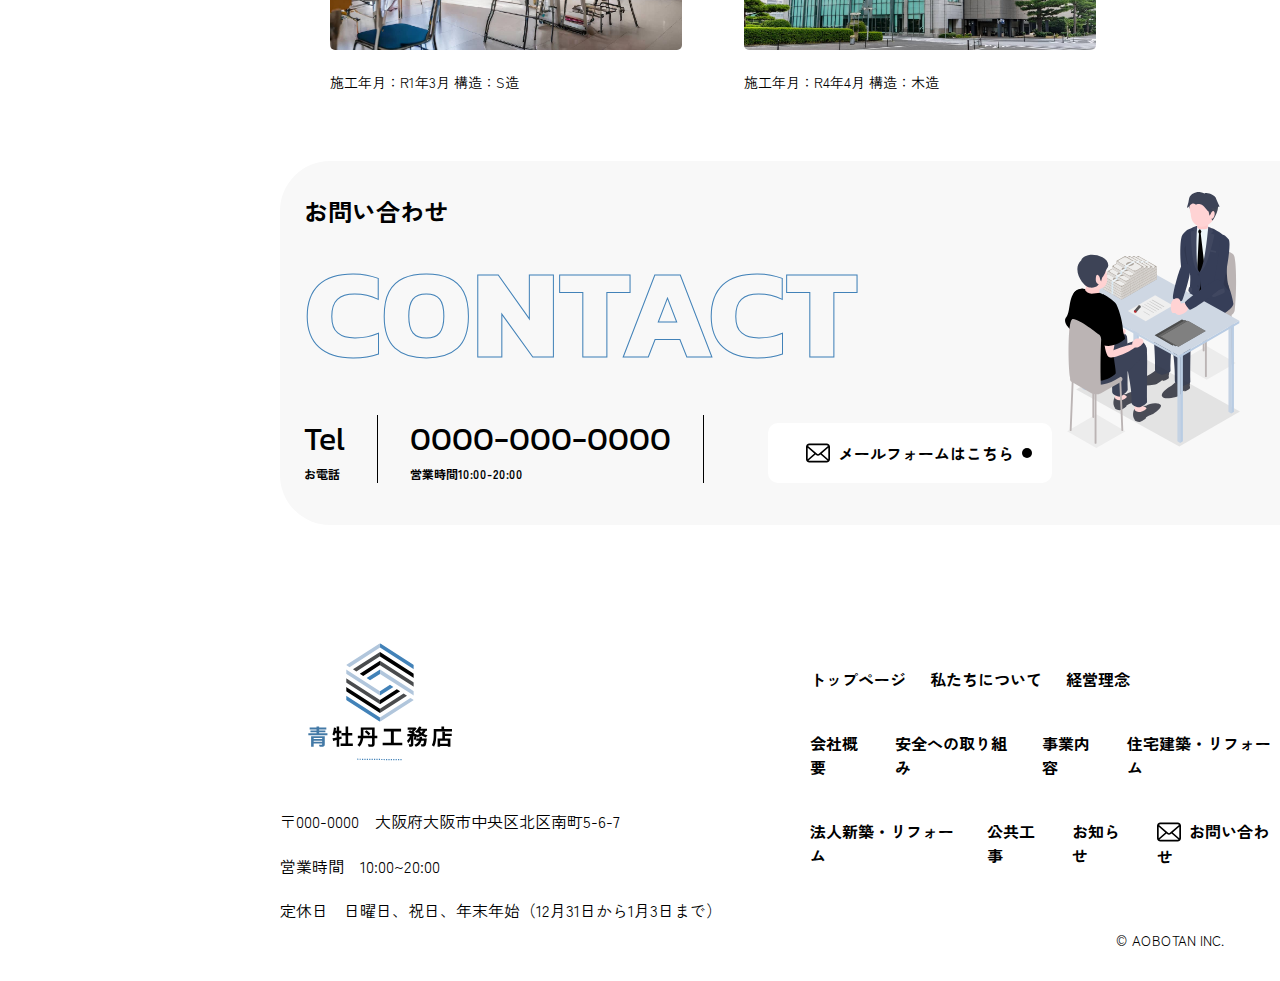
<file: service.html>
<!DOCTYPE html>
<html lang="ja">

<head>
  <meta charset="UTF-8">
  <meta name="viewport" content="width=device-width, initial-scale=1.0">
  <meta name="robots" content="noindex">
  <meta name="description"
    content="大阪府大阪市に拠点をおく青牡丹工務店は、丁寧な家造りで理想を現実にします。住宅建築からリフォームまで、高品質なサービスと経験豊富なスタッフがお客様のニーズに応えます。お気軽にご相談ください。">
  <title>事業内容 | 青牡丹工務店 | 大阪市北区の住宅建築・リフォーム・公共事業なら青牡丹工務店</title>
  <link rel="shortcut icon" href="img/favicon-aobotan.svg" type="image/x-icon">
  <!-- GoogleFonts -->
  <link rel="preconnect" href="https://fonts.googleapis.com">
  <link rel="preconnect" href="https://fonts.gstatic.com" crossorigin>
  <link
    href="https://fonts.googleapis.com/css2?family=Kanit:ital,wght@0,100;0,200;0,300;0,400;0,500;0,600;0,700;0,800;0,900;1,100;1,200;1,300;1,400;1,500;1,600;1,700;1,800;1,900&family=Zen+Kaku+Gothic+New&display=swap"
    rel="stylesheet">
  <!-- css -->
  <link rel="stylesheet" href="css/style.css">
  <script src="https://code.jquery.com/jquery-3.7.1.min.js"
    integrity="sha256-/JqT3SQfawRcv/BIHPThkBvs0OEvtFFmqPF/lYI/Cxo=" crossorigin="anonymous"></script>
</head>

<body class="serviceTop">
  <div class="bodyContainer">
    <header>
      <div class="pcMenu">
        <h1 class="pcLogo">
          <a href="index.html">
            <img src="img/logo-pc.svg" alt="青牡丹工務店" width="200" height="121">
          </a>
        </h1><!-- /.pcLogo -->
        <nav class="pcNav">
          <ul class="pcNavAccordion">
            <li>
              <div class="menuTitle">
                <a class="mainMenu" href="about.html">私達について</a>
                <ul class="subMenu">
                  <li>
                    <a href="about.html#philosophy">経営理念</a>
                  </li>
                  <li>
                    <a href="about.html#company">会社概要</a>
                  </li>
                  <li>
                    <a href="about.html#safety">安全への取り組み</a>
                  </li>
                </ul><!-- /.subMenu -->
              </div><!--/.menuTitle-->
            </li>
            <li>
              <div class="menuTitle">
                <a class="mainMenu" href="service.html">事業内容</a>
                <ul class="subMenu">
                  <li>
                    <a href="service.html#housereform">住宅建築・リフォーム</a>
                  </li>
                  <li>
                    <a href="service.html#corporationreform">法人新築・リフォーム</a>
                  </li>
                  <li>
                    <a href="service.html#public">公共工事</a>
                  </li>
                </ul><!-- /.subMenu -->
              </div><!--/.menuTitle-->
            </li>
            <li>
              <a class="mainMenu" href="index.html#news">お知らせ</a>
            </li>
            <li>
              <a class="mainMenu" href="contact.html"><img src="img/mail.svg" alt="">お問い合わせ</a>
            </li>
          </ul><!--/.pcNavAccordion -->
        </nav><!-- /.pcNav -->
      </div><!-- /.pcMenu -->
      <div class="spMenuWrapper">
        <div class="spMenuLogo">
          <a href="index.html">
            <img src="img/logo-pc.svg" alt="" width="98" height="59">
          </a>
        </div><!-- /.spMenuLogo -->
        <div id="burger">
          <span></span>
          <span></span>
          <span></span>
        </div><!-- /.spgNav_burger -->
      </div><!-- /.spMenu -->
    </header>
    <div class="spgNav" id="spNav">
      <ul class="">
        <li>
          <a href="index.html">トップページ</a>
        </li>
        <li>
          <a href="about.html">私たちについて</a>
        </li>
        <li>
          <a href="#philosophy">経営理念</a>
        </li>
        <li>
          <a href="#company">会社概要</a>
        </li>
        <li>
          <a href="about.html#safety">安全への取り組み</a>
        </li>
        <li>
          <a href="service.html">事業内容</a>
        </li>
        <li>
          <a href="service.html#housereform">住宅建築・リフォーム</a>
        </li>
        <li>
          <a href="service.html#corporationreform">法人新築・リフォーム</a>
        </li>
        <li>
          <a href="service.html#public">公共工事</a>
        </li>
        <li>
          <a href="index.html#news">お知らせ</a>
        </li>
        <li>
          <a href="contact.html"><img src="img/mail.svg" alt="" class="mail_icon">お問い合わせ</a>
        </li>
      </ul><!-- /.spgNav -->
      <p><small>© AOBOTAN INC.</small></p>
    </div><!-- /.spMenu -->

    <div class="bodyWrapper">
      <div class="bgColor">
      </div><!-- /.bgColor -->
      <div class="topImg">
        <img src="img/Firefly60602.jpg" alt="">
      </div><!-- /.topImg -->
      <main>
        <section class="contentsTop" id="service">
          <div class="contentsTopInner">
            <div class="contentsTopContent">
              <h2>事業内容</h2>
              <p>青牡丹工務店は、「住宅建築・リフォーム」「方針新築・リフォーム」「公共工事」の3つを事業の柱としています。ここではそれぞれご紹介します。</p>
            </div><!-- /.aboutTopContent -->
            <img src="img/paperless_01.svg" alt="">
          </div><!-- /.contentsTopInner -->
          <div class="contentsTopMenu">
            <a href="#housereform" class="btnBlue">住宅建築・リフォーム</a>
            <a href="#corporationreform" class="btnBlue">法人新築・リフォーム</a>
            <a href="#public" class="btnBlue">公共工事</a>
          </div><!-- /.contentsTopMenu -->
        </section><!-- /.contentsTop -->
        <section class="houseReform" id="housereform">
          <div class="serviceWrapper">
            <img src="img/works01.jpg" alt="" width="960" height="400">
            <div class="serviceContainer">
              <h3>住宅建築・リフォーム</h3>
              <div class="serviceInner">
                <h4>当社の住宅建築・リフォーム事業では、<br>
                  お客様の夢や理想を具現化するための<br>
                  サービスを提供しています。</h4>
                <p>新しい家を建てる際には、お客様のニーズや希望を理解し、オーダーメイドの住宅を設計・施工します。<br>また、古くなったり、機能性が低下したりした建物を、新しい価値ある空間へと再生するリフォームサービスを提供しています。お客様のライフスタイルやニーズに合わせて、効率的かつリーズナブルなリフォームプランをご提案し、品質に妥協することなく施工いたします。</p>
              </div><!-- /.serviceInner -->
              <div class="caseImgWrapper">
                <div>
                  <h5>芦屋（兵庫県）のコテージ付き住宅</h5>
                  <img src="img/jirei01.jpg" alt="芦屋（兵庫県）のコテージ付き住宅の画像" width="352" height="274">
                  <p>施工年月：R2年2月 構造：S造</p>
                </div>
                <div>
                  <h5>鷹峯（京都府京都市）のモダン和風住宅</h5>
                  <img src="img/jirei02.jpg" alt="鷹峯（京都府京都市）のモダン和風住宅の画像" width="352" height="274">
                  <p>施工年月：R4年4月 構造：木造</p>
                </div>
              </div><!-- /.serviceImgWrapper -->
            </div><!-- /.serviceContainer -->
          </div><!-- /.serviceWrapper -->
        </section><!-- /.houseReform -->
        <section class="corporationReform" id="corporationreform">
          <div class="serviceWrapper">
            <img src="img/works02.jpg" alt="" width="960" height="400">
            <div class="serviceContainer">
              <h3>法人新築・リフォーム</h3>
              <div class="serviceInner">
                <h4>当社の法人新築・リフォームサービスでは、商業施設やオフィスビル、工場など、法人向けの建物の新築や改修を手がけています。</h4>
                <p>既存の商業施設やオフィス、工場などの建物を改修し、最新のビジネスニーズに適した空間へと生まれ変わらせます。設備の更新やレイアウトの見直し、外装や内装のリニューアルなど、お客様の要望に応じたリフォームプランを提案し、スムーズな工事を実施します。</p>
              </div><!-- /.serviceInner -->
              <div class="caseImgWrapper">
                <div>
                  <h5>株式会社kaminari station</h5>
                  <img src="img/jirei03.jpg" alt="株式会社kaminari stationの画像" width="352" height="274">
                  <p>施工年月：H25年4月 構造：S造</p>
                </div>
                <div>
                  <h5>鯉登陸運(株)</h5>
                  <img src="img/jirei04.jpg" alt="鯉登陸運の画像" width="352" height="274">
                  <p>施工年月：R4年3月 構造：S造</p>
                </div>
              </div><!-- /.serviceImgWrapper -->
            </div><!-- /.serviceContainer -->
          </div><!-- /.serviceWrapper -->
        </section><!-- /.corporationReform -->

        <section class="public" id="public">
          <div class="serviceWrapper">
            <img src="img/works03.jpg" alt="" width="960" height="400">
            <div class="serviceContainer">
              <h3>公共工事</h3>
              <div class="serviceInner">
                <h4>公共工事事業は、道路や橋梁、公共施設などの建設・改修を行う事業です。</h4>
                <p>公共工事事業は、地域社会の発展や住民の生活に密接に関わる重要な事業です。政府や自治体からの発注が多く、厳しい品質基準や工期管理が求められます。当社では、経験豊富な専門家がチームを組み、最新の技術とノウハウを駆使して、安全で信頼性の高い公共施設の建設に貢献しています。</p>
              </div><!-- /.serviceInner -->
              <div class="caseImgWrapper">
                <div>
                  <h5>神戸市立真島小学校　内装工事</h5>
                  <img src="img/jirei05.jpg" alt="神戸市立真島小学校の画像" width="352" height="274">
                  <p>施工年月：R1年3月 構造：S造</p>
                </div>
                <div>
                  <h5>枚方市立暮方郵便局</h5>
                  <img src="img/jirei06.jpg" alt="枚方市立暮方郵便局の画像" width="352" height="274">
                  <p>施工年月：R4年4月 構造：木造</p>
                </div>
              </div><!-- /.serviceImgWrapper -->
            </div><!-- /.serviceContainer -->
          </div><!-- /.serviceWrapper -->
        </section><!-- /.public -->
      </main>
      <footer>
        <section class="footContact">
          <h2 class="contentsTitle">お問い合わせ</h2>
          <h2 class="contentsTitleEn">
            CONTACT
          </h2><!-- contentsTitle -->
          <img src="img/financing_01.svg" alt="" class="footContactImg">
          <div class="footContactInner">
            <div class="tel">
              <span>Tel</span>
              <p>お電話</p>
            </div><!-- /.tel -->
            <div class="telNum">
              <span>0000-000-0000</span>
              <p>営業時間10:00-20:00</p>
            </div><!-- /.telNum -->
            <div class="mail">
              <a href="contact.html" class="mailBtn">
                <img src="img/mail.svg" alt="" class="mail_icon">メールフォームはこちら
              </a>
            </div><!-- /.mail -->
          </div><!-- /.footContactInner -->
        </section><!-- /.footContact -->
        <div class="footWrapper">
          <div class="footCompany">
            <img src="img/logo-pc.svg" alt="">
            <p>〒000-0000　大阪府大阪市中央区北区南町5-6-7</p>
            <p>営業時間　10:00~20:00</p>
            <p>定休日　日曜日、祝日、年末年始（12月31日から1月3日まで）</p>
          </div><!-- /.footCompany -->
          <div class="footMenu">
            <ul>
              <li><a href="index.html">トップページ</a></li>
              <li><a href="about.html">私たちについて</a></li>
              <li><a href="about.html#philosophy">経営理念</a></li>
            </ul>
            <ul>
              <li><a href="about.html#company">会社概要</a></li>
              <li><a href="about.html#safety">安全への取り組み</a></li>
              <li><a href="service.html">事業内容</a></li>
              <li><a href="service.html#housereform">住宅建築・リフォーム</a></li>
            </ul>
            <ul>
              <li><a href="service.html#corporationreform">法人新築・リフォーム</a></li>
              <li><a href="service.html#public">公共工事</a></li>
              <li><a href="index.html#news">お知らせ</a></li>
              <li><a href="contact.html"><img src="img/mail.svg" alt="" class="mail_icon">お問い合わせ</a></li>
            </ul>
          </div><!-- /.footMenu -->
        </div><!-- /.footWrapper -->
        <p><small>© AOBOTAN INC.</small></p>
      </footer>
    </div><!-- /.wrapper -->
  </div><!-- /.bodyContainer -->
  <!-- jQuery -->
  <script src="https://code.jquery.com/jquery-3.7.1.min.js"
    integrity="sha256-/JqT3SQfawRcv/BIHPThkBvs0OEvtFFmqPF/lYI/Cxo=" crossorigin="anonymous"></script>
  <script src="js/main.js"></script>
</body>

</html>
</file>
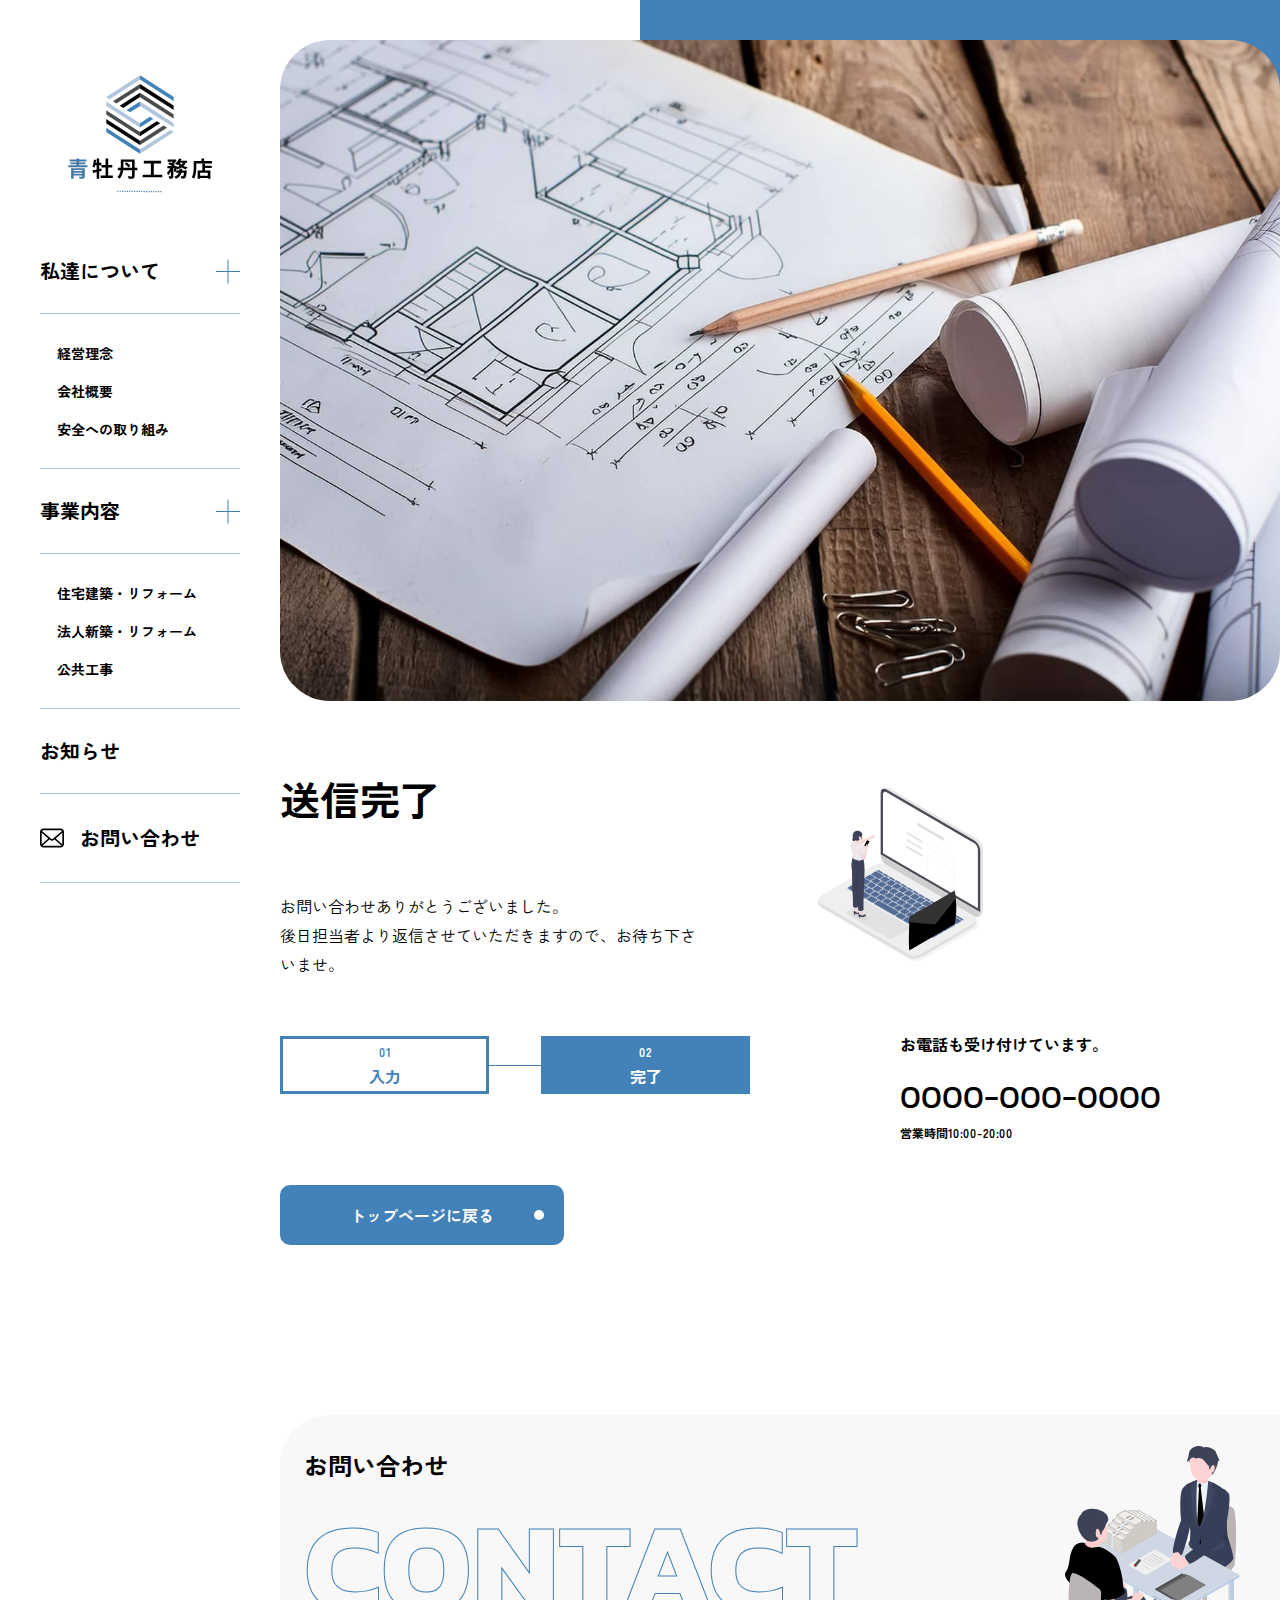
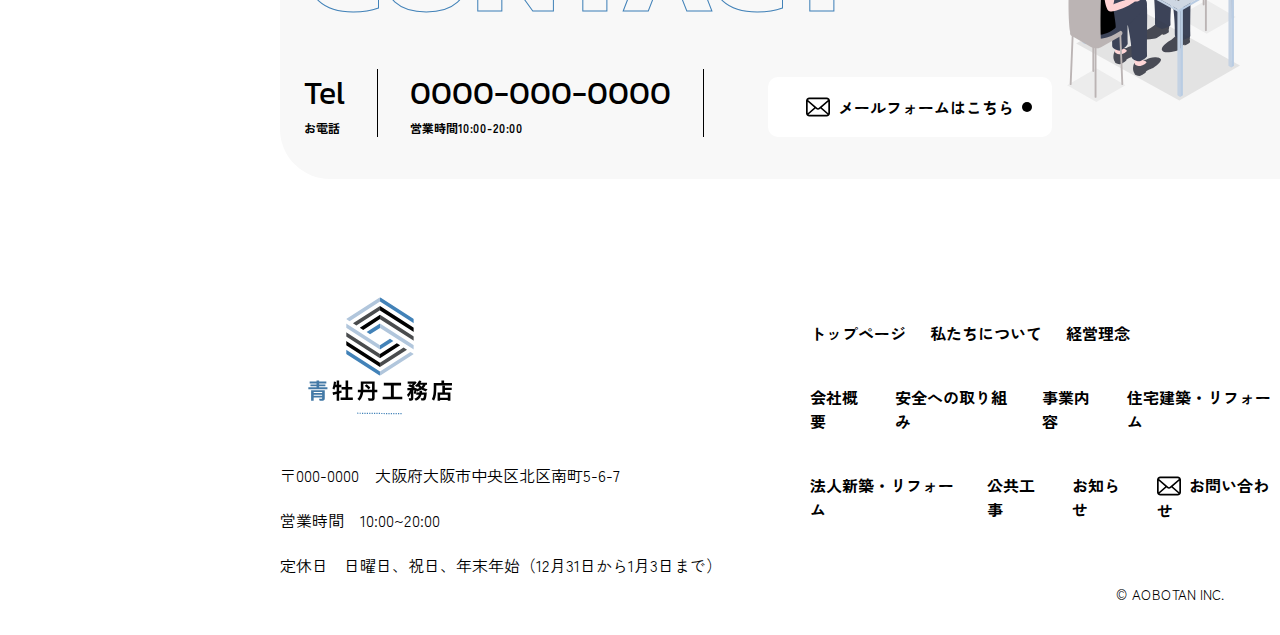
<file: thanks.html>
<!DOCTYPE html>
<html lang="ja">

<head>
  <meta charset="UTF-8">
  <meta name="viewport" content="width=device-width, initial-scale=1.0">
  <meta name="robots" content="noindex">
  <meta name="description"
    content="大阪府大阪市に拠点をおく青牡丹工務店は、丁寧な家造りで理想を現実にします。住宅建築からリフォームまで、高品質なサービスと経験豊富なスタッフがお客様のニーズに応えます。お気軽にご相談ください。">
  <title>お問い合わせありがとうございます。 | 青牡丹工務店 | 大阪市北区の住宅建築・リフォーム・公共事業なら青牡丹工務店</title>
  <link rel="shortcut icon" href="img/favicon-aobotan.svg" type="image/x-icon">
  <!-- GoogleFonts -->
  <link rel="preconnect" href="https://fonts.googleapis.com">
  <link rel="preconnect" href="https://fonts.gstatic.com" crossorigin>
  <link
    href="https://fonts.googleapis.com/css2?family=Kanit:ital,wght@0,100;0,200;0,300;0,400;0,500;0,600;0,700;0,800;0,900;1,100;1,200;1,300;1,400;1,500;1,600;1,700;1,800;1,900&family=Zen+Kaku+Gothic+New&display=swap"
    rel="stylesheet">
  <!-- css -->
  <link rel="stylesheet" href="css/style.css">
  <script src="https://code.jquery.com/jquery-3.7.1.min.js"
    integrity="sha256-/JqT3SQfawRcv/BIHPThkBvs0OEvtFFmqPF/lYI/Cxo=" crossorigin="anonymous"></script>
</head>

<body class="thanksTop">
  <div class="bodyContainer">
    <header>
      <div class="pcMenu">
        <h1 class="pcLogo">
          <a href="index.html">
            <img src="img/logo-pc.svg" alt="青牡丹工務店" width="200" height="121">
          </a>
        </h1><!-- /.pcLogo -->
        <nav class="pcNav">
          <ul class="pcNavAccordion">
            <li>
              <div class="menuTitle">
                <a class="mainMenu" href="about.html">私達について</a>
                <ul class="subMenu">
                  <li>
                    <a href="about.html#philosophy">経営理念</a>
                  </li>
                  <li>
                    <a href="about.html#company">会社概要</a>
                  </li>
                  <li>
                    <a href="about.html#safety">安全への取り組み</a>
                  </li>
                </ul><!-- /.subMenu -->
              </div><!--/.menuTitle-->
            </li>
            <li>
              <div class="menuTitle">
                <a class="mainMenu" href="service.html">事業内容</a>
                <ul class="subMenu">
                  <li>
                    <a href="service.html#housereform">住宅建築・リフォーム</a>
                  </li>
                  <li>
                    <a href="service.html#corporationreform">法人新築・リフォーム</a>
                  </li>
                  <li>
                    <a href="service.html#public">公共工事</a>
                  </li>
                </ul><!-- /.subMenu -->
              </div><!--/.menuTitle-->
            </li>
            <li>
              <a class="mainMenu" href="index.html#news">お知らせ</a>
            </li>
            <li>
              <a class="mainMenu" href="contact.html"><img src="img/mail.svg" alt="">お問い合わせ</a>
            </li>
          </ul><!--/.pcNavAccordion -->
        </nav><!-- /.pcNav -->
      </div><!-- /.pcMenu -->
      <div class="spMenuWrapper">
        <div class="spMenuLogo">
          <a href="index.html">
            <img src="img/logo-pc.svg" alt="" width="98" height="59">
          </a>
        </div><!-- /.spMenuLogo -->
        <div id="burger">
          <span></span>
          <span></span>
          <span></span>
        </div><!-- /.spgNav_burger -->
      </div><!-- /.spMenu -->
    </header>
    <div class="spgNav" id="spNav">
      <ul class="">
        <li>
          <a href="index.html">トップページ</a>
        </li>
        <li>
          <a href="about.html">私たちについて</a>
        </li>
        <li>
          <a href="about.html#philosophy">経営理念</a>
        </li>
        <li>
          <a href="about.html#company">会社概要</a>
        </li>
        <li>
          <a href="about.html#safety">安全への取り組み</a>
        </li>
        <li>
          <a href="service.html">事業内容</a>
        </li>
        <li>
          <a href="service.html#housereform">住宅建築・リフォーム</a>
        </li>
        <li>
          <a href="service.html#corporationreform">法人新築・リフォーム</a>
        </li>
        <li>
          <a href="service.html#public">公共工事</a>
        </li>
        <li>
          <a href="index.html#news">お知らせ</a>
        </li>
        <li>
          <a href="contact.html"><img src="img/mail.svg" alt="" class="mail_icon">お問い合わせ</a>
        </li>
      </ul><!-- /.spgNav -->
      <p><small>© AOBOTAN INC.</small></p>
    </div><!-- /.spMenu -->
    <div class="bodyWrapper">
      <div class="bgColor">
      </div><!-- /.bgColor -->
      <div class="topImg">
        <img src="img/Firefly87080.jpg" alt="">
      </div><!-- /.topImg -->
      <main>
        <section class="contentsTop" id="thanks">
          <div class="contentsTopInner">
            <div class="contentsTopContent">
              <h2>送信完了</h2>
              <p>お問い合わせありがとうございました。<br>
                後日担当者より返信させていただきますので、お待ち下さいませ。</p>
            </div><!-- /.aboutTopContent -->
            <img src="img/contact_01.svg" alt="">
          </div><!-- /.contentsTopInner -->
        </section><!-- /.contentsTop -->
        <section class="formWrapper">
          <div class="formContainer">
            <div class="progress">
              <div class="progressBox">
                <p class="progressNum">01</p><!-- /.progressNum -->
                <p class="progressText">入力</p>
              </div><!--./progressBox-->
              <div class="progressBox_active">
                <p class="progressNum">02</p><!-- /.progressNum -->
                <p class="progressText">完了</p>
              </div><!--./progressBox-->
            </div><!-- /.progress -->
            <a href="index.html" class="formBtn goTop">トップページに戻る</a>
          </div><!-- /.formContainer -->
          <div class="contactTel">
            <p class="contactTelText">お電話も受け付けています。</p>
            <p class="phoneNum">0000-000-0000</p>
            <p class="bussinesHours">営業時間10:00-20:00</p>
          </div><!-- /.contactTel -->
        </section><!-- /.formWrapper -->
      </main>
      <footer>
        <section class="footContact">
          <h2 class="contentsTitle">お問い合わせ</h2>
          <h2 class="contentsTitleEn">
            CONTACT
          </h2><!-- contentsTitle -->
          <img src="img/financing_01.svg" alt="" class="footContactImg">
          <div class="footContactInner">
            <div class="tel">
              <span>Tel</span>
              <p>お電話</p>
            </div><!-- /.tel -->
            <div class="telNum">
              <span>0000-000-0000</span>
              <p>営業時間10:00-20:00</p>
            </div><!-- /.telNum -->
            <div class="mail">
              <a href="contact.html" class="mailBtn">
                <img src="img/mail.svg" alt="" class="mail_icon">メールフォームはこちら
              </a>
            </div><!-- /.mail -->
          </div><!-- /.footContactInner -->
        </section><!-- /.footContact -->
        <div class="footWrapper">
          <div class="footCompany">
            <img src="img/logo-pc.svg" alt="">
            <p>〒000-0000　大阪府大阪市中央区北区南町5-6-7</p>
            <p>営業時間　10:00~20:00</p>
            <p>定休日　日曜日、祝日、年末年始（12月31日から1月3日まで）</p>
          </div><!-- /.footCompany -->
          <div class="footMenu">
            <ul>
              <li><a href="index.html">トップページ</a></li>
              <li><a href="about.html">私たちについて</a></li>
              <li><a href="about.html#philosophy">経営理念</a></li>
            </ul>
            <ul>
              <li><a href="about.html#company">会社概要</a></li>
              <li><a href="about.html#safety">安全への取り組み</a></li>
              <li><a href="service.html">事業内容</a></li>
              <li><a href="service.html#housereform">住宅建築・リフォーム</a></li>
            </ul>
            <ul>
              <li><a href="service.html#corporationreform">法人新築・リフォーム</a></li>
              <li><a href="service.html#public">公共工事</a></li>
              <li><a href="index.html#news">お知らせ</a></li>
              <li><a href="contact.html"><img src="img/mail.svg" alt="" class="mail_icon">お問い合わせ</a></li>
            </ul>
          </div><!-- /.footMenu -->
        </div><!-- /.footWrapper -->
        <p><small>© AOBOTAN INC.</small></p>
      </footer>
    </div><!-- /.wrapper -->
  </div><!-- /.bodyContainer -->
  <!-- jQuery -->
  <script src="https://code.jquery.com/jquery-3.7.1.min.js"
    integrity="sha256-/JqT3SQfawRcv/BIHPThkBvs0OEvtFFmqPF/lYI/Cxo=" crossorigin="anonymous"></script>
  <script src="js/main.js"></script>
</body>

</html>
</file>
<file: css/style.css>
@charset "utf-8";

html,
body,
h1,
h2,
h3,
h4,
a,
p,
section,
small,
span,
div {
  margin: 0;
  padding: 0;
}

h3 {
  font-size: 32px;
}

*,
*::before,
*::after {
  box-sizing: border-box;
}

html[lang="ja"] {
  font-family: "Zen Kaku Gothic New", "Hiragino Kaku Gothic ProN", Meiryo, sans-serif;
  color: #000;
}

:root {
  --main-color: #4282B8;
}

/* リストのスタイル（箇条書き・番号）を削除 */
ul {
  list-style-type: none;
  padding: 0;
  margin: 0
}

/* 画像がコンテナを超えないようにするため */
img,
picture,
figure {
  max-width: 100%;
  padding: 0;
  margin: 0;
  font-size: 0;
}

a {
  text-decoration: none;
  color: #000;
}

p {
  line-height: 1.8;
}

/* =============== */
/* ローディングアニメーション */
/* =============== */

.bodyContainer.hidden {
  display: none;
}

.loading {
  position: fixed;
  width: 100%;
  height: 100%;
  z-index: 999;
  background: #fff;
  text-align: center;
  pointer-events: none;
  display: none;
}

.loadingLogo {
  position: absolute;
  top: 40%;
  left: 50%;
  transform: translate(-50%, -50%);
}

.loadingLogo img {
  width: 222px;
  height: auto;
}

#loadingBar {
  position: absolute;
  top: 50%;
  left: 50%;
  z-index: 999;
  width: 100%;
  transform: translate(-50%, -50%);
  color: var(--main-color);
}

.loadingFade {
  animation-name: loadingAnime;
  animation-duration: 2s;
  animation-fill-mode: forwards;
  opacity: 0;
}

@keyframes loadingAnime {
  from {
    opacity: 0;
  }

  to {
    opacity: 1;
  }
}

/* =============== */
/* TOPフェードアップ */
/* =============== */
.fadeUpTrigger {
  opacity: 0;
}

.fadeUp {
  animation-name: fadeUpAnime;
  animation-duration: 2s;
  animation-fill-mode: forwards;
  opacity: 0;
}

@keyframes fadeUpAnime {
  from {
    opacity: 0;
    transform: translateY(100px);
  }

  to {
    opacity: 1;
    transform: translateY(0);
  }
}

/* ゆっくり */
.fadeUpLateTrigger {
  opacity: 0;
}

.fadeUpLate {
  animation-name: fadeUpAnimeLate;
  animation-duration: 3s;
  animation-fill-mode: forwards;
  opacity: 0;
}

@keyframes fadeUpAnimeLate {
  from {
    opacity: 0;
    transform: translateY(100px);
  }

  to {
    opacity: 1;
    transform: translateY(0);
  }
}

/* 白黒ボタン */
.btnWhite {
  display: flex;
  align-items: center;
  justify-content: center;
  position: relative;
  width: 240px;
  height: 60px;
  background: transparent;
  border: 1px solid #000;
  border-radius: 10px;
  font-weight: bold;
  cursor: pointer;
  transition: .3s;
}

.btnWhite::after {
  position: absolute;
  top: calc(50% - 5px);
  right: 25px;
  content: '';
  width: 10px;
  height: 10px;
  background: #000;
  border-radius: 50%;
  transition: .3s;
}

.btnWhite:hover {
  color: #fff;
  background: #000;
  transition: .3s;
}

.btnWhite:hover::after {
  position: absolute;
  top: calc(50% - 7px);
  right: 23px;
  width: 14px;
  height: 14px;
  background-color: #fff;
  transition: .3s;
}

/* 青いボタン */
.btnBlue {
  display: flex;
  justify-content: space-between;
  flex-direction: column;
  align-items: center;
  width: 208px;
  height: 61px;
  padding: 11px 0;
  background: #fff;
  border: 1px solid var(--main-color);
  border-radius: 10px;
  font-size: 16px;
  text-align: center;
  cursor: pointer;
  transition: .3s;
}

.btnBlue::after {
  content: '';
  width: 6px;
  height: 6px;
  border: 2px solid var(--main-color);
  border-left: 0;
  border-bottom: 0;
  box-sizing: border-box;
  transform: translateY(-25%) rotate(135deg);
  transition: .3s;
}

.btnBlue:hover {
  background: var(--main-color);
  color: #fff;
  transition: .3s;
}

.btnBlue:hover::after {
  border: 2px solid #fff;
  border-left: 0;
  border-bottom: 0;
  transition: .3s;
}

/* body2カラム */
.bodyContainer {
  display: flex;
  justify-content: space-between;
}

/* スマホメニュー非表示 */
.spMenuWrapper,
.spgNav {
  display: none;
}

/* PCメニュー */
.pcMenu {
  position: fixed;
  width: 280px;
  height: 100%;
  padding: 74px 40px;
  background-color: #fff;
  font-weight: bold;
  z-index: 100;
}

.pcNav {
  margin-top: 25px;
}

.mainMenu {
  display: block;
  padding: 32px 0;
  border-bottom: 1px solid #B1C6DC;
  font-size: 20px;
  line-height: 1;
}

.mainMenu img {
  vertical-align: -4px;
  margin-right: 16px;
}

.subMenu {
  padding: 32px 17px;
  border-bottom: 1px solid #B1C6DC;
  font-size: 14px;
  line-height: 1;
  width: 100%;
}

.subMenu li + li {
  margin-top: 24px;
}

.menuTitle {
  position: relative;
}

.menuTitle::before,
.menuTitle::after {
  position: absolute;
  content: '';
  width: 24px;
  height: 1px;
  background-color: var(--main-color);
}

.menuTitle::before {
  top: 42px;
  right: 0;
  transform: rotate(0deg);
  transition: all .3s ease-in-out;
}

.menuTitle::after {
  top: 42px;
  right: 0;
  transform: rotate(90deg);
  transition: all .3s ease-in-out;
}

.menuTitle:hover::before {
  transform: rotate(0deg);
  transition: all .3s ease-in-out;
}

.menuTitle:hover::after {
  transform: rotate(180deg);
  transition: all .3s ease-in-out;
}

/* メインビジュアル */
.bodyWrapper {
  width: calc(100% - 280px);
  margin: 0;
  padding: 0;
}

.mvInner {
  position: relative;
  max-width: 1120px;
  height: 873px;
  margin: 40px 40px 0 0;
  background: #F8F8F8;
  border-radius: 50px;
  z-index: 1;
}

.leftTop {
  position: absolute;
  top: 65px;
  left: 71px;
  width: 195px;
  height: 222px;
}

.rightTop {
  position: absolute;
  top: 64px;
  right: 95px;
  width: 265px;
  height: 252px;
}

.center {
  position: absolute;
  top: 50%;
  left: 50%;
  width: 235px;
  height: 206px;
  transform: translate(-50%, -50%);
}

.leftBottom {
  position: absolute;
  bottom: 51px;
  left: 87px;
  width: 314px;
  height: 416px;
}

.rightBottom {
  position: absolute;
  top: 390px;
  right: 120px;
  width: 162px;
  height: 187px;
}

.mvContent {
  position: absolute;
  right: 113px;
  bottom: 63px;
  width: 540px;
  height: auto;
}

.mvContent h2 {
  font-size: 64px;
  background: #fff;
  border-radius: 10px;
  text-align: center;
  font-weight: bold;
}

.mvContent p {
  margin-top: 21px;
  font-size: 16px;
  line-height: 2;
  font-weight: bold;
}

/* scroll down */
.scrollDown {
  position: absolute;
  left: 18px;
  top: 799px;
  z-index: 2;
}

.scrollDown p {
  color: var(--main-color);
  font-size: 10px;
  font-weight: bold;
  line-height: 1;
}

.scrollDown::after {
  content: "";
  position: absolute;
  top: 18px;
  left: 50%;
  width: 1px;
  height: 112px;
  background: var(--main-color);
  animation: pathMove 2s infinite;
}

@keyframes pathMove {
  0% {
    transform: scale(1, 0);
    transform-origin: 0 0;
  }

  50% {
    transform: scale(1, 1);
    transform-origin: 0 0;
  }

  50.1% {
    transform: scale(1, 1);
    transform-origin: 0 100%;
  }

  100% {
    transform: scale(1, 0);
    transform-origin: 0 100%;
  }
}

.topBgColor {
  position: absolute;
  top: 0;
  right: 0;
  width: 50%;
  height: 727px;
  background: var(--main-color);
  z-index: 0;
}

/* TOPスライダー */
.topSwiper {
  position: relative;
  width: 100%;
  height: auto;
  padding-top: 76px;
}

.swiper {
  width: 100%;
  height: 486px;
  background: #F8F8F8;
  overflow: hidden;
}

.swiper-wrapper {
  align-items: center;
  transition-timing-function: linear;
}

.swiper-slide {
  width: 360px;
  height: auto;
}

.swiper-slide img {
  width: 360px;
  height: auto;
  object-fit: cover;
}

.swiperImg {
  position: absolute;
  top: 528px;
  right: 374px;
  z-index: 2;
}

.topSwiperContent {
  position: absolute;
  top: 330px;
  right: 182px;
  display: flex;
  align-items: center;
  justify-content: center;
  width: 172px;
  height: 452px;
  background: #F8F8F8;
  z-index: 2;
}

.topSwiperContent p {
  display: inline-block;
  margin-top: 16px;
  writing-mode: vertical-rl;
  text-align: initial;
  font-size: 40px;
  font-weight: bold;
  line-height: 1.4;
  letter-spacing: 20px;
}

.topSwiperContent span {
  color: var(--main-color);
}

/* タイトル共通 */
.contentsTitle {
  font-size: 24px;
  font-weight: bold;
  margin-bottom: 20px;
}

.contentsTitleEn {
  font-family: "Kanit";
  font-size: 128px;
  font-weight: bold;
  color: transparent;
  -webkit-text-stroke-width: 1px;
  -webkit-text-stroke-color: var(--main-color);
  line-height: 1;
}

/* 私たちについて */
.topAbout {
  padding-top: 71px;
}

.topAboutContent {
  width: 430px;
  height: auto;
  margin: 40px 0;
}

/* 事業内容 */
.topService {
  position: relative;
  padding-top: 134px;
  z-index: 2;
}

.topSvBgColor {
  position: absolute;
  top: 85px;
  right: 0;
  width: 87%;
  height: 1961px;
  background: #F8F8F8;
  border-radius: 50px 0 0 50px;
  z-index: -100;
}

.topSvImg {
  position: absolute;
  top: 178px;
  right: 178px;
}

.topSvWrapper {
  padding-top: 64px;
}

.topSvInner {
  position: relative;
  display: flex;
  gap: 56px;
  margin-bottom: 92px;
}

.topSvNum {
  position: absolute;
  top: -50px;
  left: 495px;
  font-family: 'Kanit';
  font-size: 168px;
  font-weight: bold;
  color: #B1C6DC;
  line-height: 1;
  z-index: -1;
}

.topSvInnerImg {
  width: 516px;
  height: 464px;
  object-fit: cover;
}

.topSvContent {
  width: 430px;
  margin-top: 168px;
}

.topSvContent h3 {
  display: inline-block;
  padding: 10px 16px;
  background-color: #fff;
  font-size: 24px;
  font-weight: bold;
}

.topSvContent > p {
  margin: 48px 0 28px;
}

.topSvInner:nth-child(even) {
  flex-direction: row-reverse;
  justify-content: start;
}

.topSvInner:nth-child(even) .topSvNum {
  left: 310px;
}

/* お知らせ */
.news {
  width: 100%;
  padding: 107px 0 132px;
}

.newsContainer {
  max-width: 1120px;
  margin: 48px 40px 0 0;
  border-top: 1px solid var(--main-color);
}

.newsArticle {
  position: relative;
  padding: 32px 0;
  border-bottom: 1px solid var(--main-color);
  cursor: pointer;
}

.newsCategory {
  display: inline-block;
  width: 116px;
  height: 24px;
  border: 1px solid var(--main-color);
  font-size: 14px;
  color: var(--main-color);
  text-align: center;
  font-weight: bold;
  line-height: 24px;
}

.newsTime {
  margin-left: 16px;
  font-size: 14px;
  color: var(--main-color);
  font-weight: bold;
}

.newsArticle h4 {
  margin-top: 24px;
  font-weight: bold;
}

.newsArticle::after {
  position: absolute;
  top: 50%;
  right: 27px;
  content: '';
  width: 12px;
  height: 12px;
  border: 4px solid var(--main-color);
  border-left: 0;
  border-bottom: 0;
  box-sizing: border-box;
  transform: translateY(-25%) rotate(45deg);
  transition: .3s;
}

.newsArticle:hover::after {
  right: 16px;
  transition: .3s;
}

/* お知らせモーダル */
#modal-1,
#modal-2,
#modal-3 {
  display: none;
}

#modal-1.is-open,
#modal-2.is-open,
#modal-3.is-open {
  display: block;
}

.modal__overlay {
  position: fixed;
  top: 0;
  left: 0;
  right: 0;
  bottom: 0;
  z-index: 400;
  display: flex;
  justify-content: center;
  align-items: center;
  background: rgba(0, 0, 0, 0.4);
}

.modalWrapper {
  position: relative;
}

.closeBtn {
  position: absolute;
  top: 0px;
  right: -50px;
  cursor: pointer;
}

.modal__container {
  width: 860px;
  height: 791px;
  padding: 16px 0 24px;
  background-color: #fff;
  overflow-y: auto;
  line-height: 1.8;
}

.modalInner {
  width: 656px;
  margin: 0 auto;
}

/* モーダルアニメーション */
@keyframes mmfadeIn {
  from {
    opacity: 0;
  }

  to {
    opacity: 1;
  }
}

@keyframes mmfadeOut {
  from {
    opacity: 1;
  }

  to {
    opacity: 0;
  }
}

@keyframes mmslideIn {
  from {
    transform: translateY(15%);
  }

  to {
    transform: translateY(0);
  }
}

@keyframes mmslideOut {
  from {
    transform: translateY(0);
  }

  to {
    transform: translateY(-10%);
  }
}

.micromodal-slide {
  display: none;
}

.micromodal-slide.is-open {
  display: block;
}

.micromodal-slide[aria-hidden="false"] .modal__overlay {
  animation: mmfadeIn .4s cubic-bezier(0.0, 0.0, 0.2, 1);
}

.micromodal-slide[aria-hidden="false"] .modalWrapper {
  animation: mmslideIn .4s cubic-bezier(0, 0, .2, 1);
}

.micromodal-slide[aria-hidden="true"] .modal__overlay {
  animation: mmfadeOut .4s cubic-bezier(0.0, 0.0, 0.2, 1);
}

.micromodal-slide[aria-hidden="true"] .modalWrapper {
  animation: mmslideOut .4s cubic-bezier(0, 0, .2, 1);
}

.micromodal-slide .modalWrapper,
.micromodal-slide .modal__overlay {
  will-change: transform;
}

.modal__container h4 {
  margin-top: 16px;
  font-size: 24px;
}

.newsImg img {
  width: 656px;
  height: 366px;
  margin-top: 16px;
}

.modalInner p {
  margin-top: 35px;
}

.modalInner ul {
  list-style-type: "・";
  list-style-position: inside;
}

.modalInner>.btnWhite {
  margin: 61px auto 0;
}

/* ＝＝＝＝＝＝＝＝＝＝ */
/* 各ページ共通トップ */
/* ＝＝＝＝＝＝＝＝＝＝ */

.bgColor {
  position: absolute;
  top: 0;
  right: 0;
  width: 50%;
  height: 563px;
  background: var(--main-color);
  z-index: -1;
}

.topImg img {
  width: 1120px;
  min-width: 300px;
  height: 661px;
  min-height: auto;
  margin: 40px 40px 0 0;
  border-radius: 50px;
  object-fit: cover;
}

/* ＝＝＝＝＝＝＝＝＝＝ */
/* 各ページ共通トップ */
/* ＝＝＝＝＝＝＝＝＝＝ */
.contentsTop {
  padding-top: 64px;
}

.contentsTopInner {
  display: flex;
  gap: 116px;
  margin-bottom: 57px;
}

.contentsTopContent h2 {
  font-size: 40px;
  margin-bottom: 64px;
}

.contentsTopContent p {
  width: 422px;
  height: 87px;
}

.contentsTopMenu {
  display: flex;
  gap: 24px;
}

.contentsHeading {
  margin-bottom: 64px;
  font-size: 32px;
}

/* ＝＝＝＝＝＝＝＝＝＝ */
/*   私たちについて  */
/* ＝＝＝＝＝＝＝＝＝＝ */

/* 経営理念 */
.philosophy {
  padding-top: 80px;
}

.philosophy Img {
  width: 923px;
  min-width: 300px;
  height: auto;
  object-fit: cover;
}

/* 会社概要 */
.company {
  padding-top: 51px;
}

.companyInner {
  display: flex;
  gap: 157px;
}

.companyContent {
  width: 465px;
  height: auto;
}

.ceoImg img {
  max-width: 331px;
  height: auto;
  object-fit: cover;
}

.ceoImg p {
  display: block;
  padding-top: 16px;
  line-height: 1;
}

.ceoImg span {
  display: block;
  padding-top: 24px;
  font-size: 32px;
  color: var(--main-color);
  font-weight: bold;
  line-height: 1;
}

.company table {
  width: 953px;
  margin-top: 52px;
  border-collapse: collapse;
}

.company th {
  width: 242px;
  padding: 30px 0;
  text-align: start;
  border-bottom: 1px solid #B1C6DC;
}

.company td {
  text-align: start;
  border-bottom: 1px solid #B1C6DC;
}

/* 安全への取り組み */
.safety {
  padding: 56px 0 193px;
}

.safety .contentsHeading {
  margin-bottom: 86px;
}

.safety h4 {
  margin-bottom: 31px;
  font-size: 24px;
  line-height: 1.8;
}

.safetyInner {
  display: flex;
  gap: 44px;
}

.safetyInner p {
  display: block;
  width: 642px;
}

.safety div+h4 {
  margin-top: 25px;
}

/* ＝＝＝＝＝＝＝＝＝＝ */
/*      事業内容      */
/* ＝＝＝＝＝＝＝＝＝＝ */
.houseReform {
  padding-top: 75px;
}

.serviceWrapper > img {
  border-radius: 50px;
  margin-bottom: 56px;
  object-fit: cover;
}

.serviceWrapper h3 {
  font-size: 24px;
  margin-bottom: 39px;
}

.serviceContainer {
  margin-left: 50px;
}

.serviceInner {
  display: flex;
  gap: 40px;
  width: 860px;
  min-width: 300px;
  padding-top: 20px;
  margin-bottom: 88px;
  border-top: 1px solid #B1C6DC;
}

.serviceInner h4 {
  width: 374px;
  height: auto;
  font-size: 20px;
}

.serviceInner p {
  width: 446px;
}

.caseImgWrapper {
  display: flex;
  gap: 62px;
  margin-bottom: 72px;
}

.caseImgWrapper h5 {
  margin-bottom: 20px;
  font-size: 16px;
}

.caseImgWrapper img {
  border-radius: 5px;
  margin-bottom: 20px;
}

.caseImgWrapper p {
  font-size: 14px;
  line-height: 1;
}

/* ＝＝＝＝＝＝＝＝＝＝ */
/*    お問い合わせ    */
/* ＝＝＝＝＝＝＝＝＝＝ */
.formWrapper {
  display: flex;
  gap: 150px;
}

.progress {
  display: flex;
  position: relative;
  gap: 52px;
}

.progress::after {
  position: absolute;
  top: 50%;
  left: 209px;
  content: "";
  width: 52px;
  height: 1px;
  background: var(--main-color);
}

.progressBox_active {
  width: 209px;
  height: 58px;
  background: var(--main-color);
  border: 3px solid var(--main-color);
  color: #fff;
  text-align: center;
}

.progressBox {
  width: 209px;
  height: 58px;
  border: 3px solid var(--main-color);
  color: var(--main-color);
  text-align: center;
}

.progressNum {
  margin-top: 7px;
  font-size: 12px;
  font-weight: bold;
  line-height: 1;
}

.progressText {
  margin-top: 10px;
  font-size: 16px;
  font-weight: bold;
  line-height: 1;
}

.radioBoxInner + .radioBoxInner {
  margin-top: 14px;
}

.form {
  width: 470px;
  margin: 62px 0 72px;
  font-weight: bold;
}

.required {
  margin-left: 8px;
}

.required span {
  color: #fe0000;
}

.labelTitle {
  display: inline-block;
  margin: 26px 0 27px;
}

.nameBoxInner {
  display: flex;
  gap: 40px;
}

.nameBoxInner input {
  width: 215px;
  height: 60px;
  padding: 0 16px;
  background: #F8F8F8;
  border: 1px solid #B1C6DC;
}

.formBox input {
  width: 100%;
  height: 60px;
  padding: 0 16px;
  background: #F8F8F8;
  border: 1px solid #B1C6DC;
}

::placeholder {
  color: #C2C2C2;
  font-size: 16px;
  font-weight: bold;
}

.formCheck {
  margin: 51px 0 69px;
  font-weight: normal;
  text-align: center;
}

.radio,
#formCheck {
  accent-color: var(--main-color);
  inline-size: 16px;
  block-size: 16px;
}

.formBtn {
  all: unset;
  display: block;
  position: relative;
  width: 284px;
  height: 60px;
  margin: 0 auto;
  background: var(--main-color);
  border-radius: 10px;
  color: #fff;
  font-weight: bold;
  text-align: center;
  cursor: pointer;
}

.formBtn::after {
  position: absolute;
  top: calc(50% - 5px);
  right: 20px;
  content: '';
  width: 10px;
  height: 10px;
  background: #fff;
  border-radius: 50%;
  transition: .2s;
}

.formBtn:hover::after {
  position: absolute;
  top: calc(50% - 7px);
  right: 18px;
  width: 14px;
  height: 14px;
  background-color: #fff;
  transition: .2s;
}

#submitBtn:disabled {
  background: #C2C2C2;
}

.false-message {
  display: none;
}

.goTop {
  text-align: center;
  margin: 91px 0 170px;
  line-height: 60px;
}

/* お電話 */
.contactTelText {
  font-weight: bold;
  line-height: 1;
}

.phoneNum {
  margin-top: 29px;
  font-size: 32px;
  font-family: 'Kanit';
  line-height: 1;
}

.bussinesHours {
  margin-top: 14px;
  font-size: 12px;
  font-weight: bold;
  line-height: 1;
}

/* ＝＝＝＝＝＝＝＝＝＝ */
/* 各ページ共通 お問い合わせ */
/* ＝＝＝＝＝＝＝＝＝＝ */

footer {
  width: 100%;
  padding-bottom: 27px;
}

.footContact {
  position: relative;
  width: 100%;
  height: 364px;
  padding: 32px 0 53px 24px;
  margin-bottom: 117px;
  background: #F8F8F8;
  border-radius: 50px 0 0 50px;
}

.footContactImg {
  position: absolute;
  top: 31px;
  right: 40px;
}

.footContactInner {
  display: flex;
  margin-top: 39px;
}

.footContactInner div {
  height: 68px;
  padding-top: 8px;
  line-height: 1;
}

.footContactInner div+div {
  border-left: 1px solid #000;
}

.footContactInner div span {
  font-family: 'Kanit';
  font-size: 32px;
}

.footContactInner p {
  margin-top: 8px;
  font-size: 12px;
  font-weight: bold;
}

.tel {
  padding-right: 32px;
}

.telNum {
  padding: 0 32px;
}

.mail {
  padding-left: 64px;
}

.mail_icon {
  vertical-align: -6px;
  margin-right: 8px;
}

.mailBtn {
  display: flex;
  align-items: center;
  justify-content: center;
  position: relative;
  width: 284px;
  height: 60px;
  background: #fff;
  border-radius: 10px;
  font-weight: bold;
  cursor: pointer;
}

.mailBtn::after {
  position: absolute;
  top: calc(50% - 5px);
  right: 20px;
  content: '';
  width: 10px;
  height: 10px;
  background: #000;
  border-radius: 50%;
  transition: .2s;
}

.mailBtn:hover::after {
  position: absolute;
  top: calc(50% - 7px);
  right: 18px;
  width: 14px;
  height: 14px;
  background-color: #000;
  transition: .2s;
}

.footWrapper {
  display: flex;
}

.footCompany {
  width: 550px;
}

.footCompany img {
  margin-bottom: 39px;
}

.footCompany p+p {
  margin-top: 16px;
}

.footMenu {
  margin-top: 25px;
}

.footMenu ul {
  display: flex;
  gap: 24px;
  font-weight: bold;
}

.footMenu ul+ul {
  margin-top: 40px;
}

footer>p {
  text-align: right;
  margin-right: 56px;
}


/* スマホ表示 */
@media (max-width:500px) {
  .bodyContainer {
    display: block;
    width: 100%;
  }

  header {
    width: 100%;
  }

  /* サイドメニュー */
  .pcMenu {
    display: none;
  }

  /* SPメニュー */
  .spMenuWrapper {
    position: fixed;
    top: 0;
    right: 0;
    display: flex;
    justify-content: space-between;
    width: 100%;
    height: auto;
    margin: 0;
    z-index: 200;
  }

  .spMenuLogo {
    padding-top: 10px;
    background: #fff;
    border-radius: 0 0 10px 0;
  }

  /* ハンバーガー */
  #burger {
    position: relative;
    width: 56px;
    height: 48px;
    background: var(--main-color);
    cursor: pointer;
  }

  #burger span {
    position: absolute;
    left: 12px;
    width: 32px;
    height: 1px;
    background: #fff;
  }

  #burger,
  #burger span {
    display: inline-block;
    transition: all .5s;
    box-sizing: border-box;
  }

  #burger span:nth-of-type(1),
  #burger.close span:nth-of-type(1) {
    top: 12px;
  }

  #burger span:nth-of-type(2),
  #burger.close span:nth-of-type(2) {
    top: 24px;
  }

  #burger span:nth-of-type(3),
  #burger.close span:nth-of-type(3) {
    bottom: 12px;
  }

  #burger.active span:nth-of-type(1) {
    -webkit-transform: translateY(23px) rotate(45deg);
    transform: translateY(12px) rotate(45deg);
  }

  #burger.active span:nth-of-type(2) {
    opacity: 0;
  }

  #burger.active span:nth-of-type(3) {
    -webkit-transform: translateY(-24px) rotate(-45deg);
    transform: translateY(-11px) rotate(-45deg);
  }

  .spgNav {
    display: block;
    position: fixed;
    top: -2000px;
    right: 0px;
    width: 100%;
    height: 100%;
    padding-top: 109px;
    background: #fff;
    color: #000;
    font-size: 16px;
    font-weight: bold;
    text-align: center;
    z-index: 100;
    transition: .5s;
    opacity: .5;
  }

  .spgNav li+li {
    margin-top: 32px;
  }

  .spgNav a {
    text-decoration: none;
  }

  .spgNav p {
    position: absolute;
    bottom: 24px;
    left: 50%;
    transform: translateX(-50%);
    margin-top: 26px;
  }

  #spNav.active {
    opacity: 1;
    top: 0px;
  }

  /* メインビジュアル */
  .bodyWrapper {
    width: 100%;
    margin: 0;
    padding: 0;
  }

  .mainVisual {
    padding-top: 102px;
  }

  .mvInner {
    position: relative;
    right: 0;
    width: 97%;
    height: 589px;
    margin: 0 0 0 3%;
    background: #F8F8F8;
    border-radius: 10px 0 0 10px;
    z-index: 1;
  }

  .leftTop {
    position: absolute;
    top: 10px;
    left: 16px;
    width: 103px;
    height: 118px;
  }

  .rightTop {
    position: absolute;
    top: 31px;
    right: 12px;
    width: 82px;
    height: 94px;
  }

  .center {
    position: absolute;
    top: 235px;
    left: 50%;
    width: 82px;
    height: 94px;
    transform: translate(-50%, -50%);
  }

  .leftBottom {
    position: absolute;
    bottom: 211px;
    left: 18px;
    width: 110px;
    height: 147px;
  }

  .rightBottom {
    position: absolute;
    top: 271px;
    right: 12px;
    width: 88px;
    height: 101px;
  }

  .mvContent {
    position: absolute;
    left: 9px;
    bottom: 60px;
    width: 348px;
    height: auto;
  }

  .mvContent h2 {
    width: 218px;
    font-size: 24px;
    background: #fff;
    border-radius: 10px;
    text-align: center;
    font-weight: bold;
  }

  .mvContent p {
    margin-top: 21px;
    font-size: 12px;
    line-height: 2;
    font-weight: bold;
  }

  /* scroll down */
  .scrollDown {
    position: absolute;
    left: 9px;
    top: 544px;
    z-index: 2;
  }

  .scrollDown p {
    color: var(--main-color);
    font-size: 10px;
    font-weight: bold;
    line-height: 1;
  }

  /* 線の描写 */
  .scrollDown::after {
    content: "";
    position: absolute;
    top: 18px;
    left: 50%;
    width: 1px;
    height: 52px;
    background: var(--main-color);
    animation: pathMove 2s infinite;
  }

  .topBgColor {
    display: none;
  }

  .topSwiper {
    padding-top: 73px;
  }

  .swiper {
    width: 100%;
    height: 274px;
    background: #F8F8F8;
    overflow: hidden;
  }

  .swiper-wrapper {
    margin-top: 16px;
    align-items: start;
  }

  .swiper-slide {
    width: 200px;
    height: auto;
  }

  .swiper-slide img {
    width: 200px;
    height: auto;
    object-fit: cover;
  }

  .swiperImg {
    position: absolute;
    top: 331px;
    right: 148px;
    z-index: 2;
    width: 60px;
    height: 80px;
  }

  .topSwiperContent {
    position: absolute;
    top: 189px;
    right: 27px;
    display: flex;
    align-items: center;
    justify-content: center;
    width: 112px;
    height: 284px;
    background: #F8F8F8;
    z-index: 2;
  }

  .topSwiperContent p {
    margin-top: 10px;
    font-size: 24px;
    line-height: 1.8;
    letter-spacing: 12px;
  }

  .contentsTitle {
    font-size: 20px;
    font-weight: bold;
    margin-bottom: 16px;
  }

  .contentsTitleEn {
    font-family: "Kanit";
    font-size: 72px;
    font-weight: bold;
    color: transparent;
    -webkit-text-stroke-width: 1px;
    -webkit-text-stroke-color: var(--main-color);
    line-height: 1;
  }

  /* 各コンテンツ共通 */
  section {
    width: 100%;
    padding: 0 20px;
  }

  /* 私たちについて */
  .topAbout {
    padding-top: 126px;
  }

  .topAboutContent {
    width: 100%;
    height: auto;
    margin: 40px 0 32px;
  }

  /* 事業内容 */
  .topService {
    position: relative;
    padding-top: 78px;
    z-index: 2;
  }

  .topSvBgColor {
    position: absolute;
    top: 52px;
    right: 0;
    width: 75%;
    height: 2203px;
  }

  .topSvImg {
    position: absolute;
    top: 4px;
    right: 20px;
    width: 69px;
    height: 96px;
  }

  .topSvWrapper {
    padding-top: 24px;
  }

  .topSvInner {
    position: unset;
    display: block;
    margin-bottom: 34px;
  }

  .topSvTitle {
    display: flex;
    height: 44px;
    justify-content: space-between;
    align-items: center;
  }

  .topSvNum {
    position: unset;
    margin: 0;
    font-family: 'Kanit';
    font-size: 48px;
    font-weight: bold;
    color: #B1C6DC;
    line-height: 1;
    z-index: -1;
  }

  .topSvInnerImg {
    width: 100%;
    height: 301px;
    object-fit: cover;
  }

  .topSvContent {
    width: 100%;
    margin-top: 24px;
  }

  .topSvContent h3 {
    display: inline-block;
    height: 44px;
    padding: 0 16px;
    background-color: #fff;
    font-size: 24px;
    font-weight: bold;
    line-height: 44px;
  }

  .topSvContent > p {
    margin: 14px 0 28px;
  }

  /* お知らせ */
  .news {
    width: 100%;
    padding: 0px 20px 64px;
    margin-top: 176px;
  }

  .newsContainer {
    width: 100%;
    margin: 48px 40px 0 0;
    border-top: 1px solid var(--main-color);
  }

  .newsArticle {
    padding: 16px 0;
  }

  .newsArticle h4 {
    width: 298px;
    margin-top: 16px;
    font-size: 14px;
  }

  .newsArticle::after {
    right: 0;
  }

  .newsArticle:hover::after {
    right: 0;
    transition: 0;
  }

  .modalWrapper {
    position: relative;
  }

  .closeBtn {
    position: absolute;
    top: -28px;
    right: 10px;
    width: 20px;
    height: 20px;
    cursor: pointer;
  }

  .modal__container {
    width: 90%;
    height: 500px;
    padding: 16px 0 24px;
    margin: 0 auto;
    background-color: #fff;
    overflow-y: auto;
    line-height: 1.8;
  }

  .modalInner {
    width: 90%;
    margin: 0 auto;
  }

  .modal__container h4 {
    margin-top: 16px;
    font-size: 16px;
  }

  .newsImg img {
    width: 300px;
    height: auto;
    margin-top: 16px;
  }

  .modalInner p {
    margin-top: 14px;
  }

  .modalInner > .btnWhite {
    margin: 30px auto 0;
  }

  /* ＝＝＝＝＝＝＝＝＝＝ */
  /*    各ページ共通     */
  /* ＝＝＝＝＝＝＝＝＝＝ */

  .bgColor {
    display: none;
  }

  .topImg {
    width: 100%;
    height: auto;
    padding: 60px 10px 0;
  }

  .topImg img {
    width: 100%;
    height: auto;
    margin: 0;
    object-fit: contain;
  }

  .contentsTop {
    padding-top: 32px;
  }

  .contentsTopInner {
    gap: 20px;
    margin-bottom: 57px;
  }

  .contentsTopContent h2 {
    font-size: 24px;
    margin-bottom: 16px;
  }

  .contentsTopContent p {
    width: 256px;
    height: 87px;
    font-size: 14px;
  }

  .contentsTopInner img {
    width: 60px;
    height: auto;
  }

  .contentsTopMenu {
    width: 100%;
    flex-direction: column;
    justify-content: center;
    align-items: center;
    gap: 16px;
  }

  .btnBlue {
    height: 50px;
    font-size: 12px;
  }

  .contentsHeading {
    margin-bottom: 32px;
    font-size: 24px;
  }

  /* 経営理念 */

  .philosophy {
    padding-top: 100px;
  }

  .philosophy img {
    width: 100%;
    height: auto;
  }

  /* 会社概要 */
  .company {
    padding-top: 100px;
  }

  .companyInner {
    width: 100%;
    flex-direction: column-reverse;
    justify-content: space-between;
    gap: 32px;
  }

  .companyContent {
    width: 100%;
    height: auto;
    align-items: center;
  }

  .ceoImg {
    width: 100%;
    height: auto;
    margin-top: 0;
  }

  .ceoImg img {
    width: 100%;
    height: 350px;
    object-fit: contain;
  }

  .ceoImg p {
    display: block;
    padding-top: 16px;
    text-align: right;
    line-height: 1;
  }

  .ceoImg span {
    display: block;
    padding-top: 12px;
    font-size: 24px;
    color: var(--main-color);
    font-weight: bold;
    text-align: right;
    line-height: 1;
  }

  .company table {
    width: 100%;
    margin-top: 52px;
  }

  .company th,
  .company td {
    width: 100%;
    display: block;
  }

  .company th {
    padding: 20px 0 0;
    border-bottom: none;
  }

  .company td {
    padding: 8px 0 20px;
  }

  /* 安全への取り組み */
  .safety {
    padding: 100px 20px 64px;
  }

  .safety .contentsHeading {
    margin-bottom: 48px;
  }

  .safety h4 {
    margin-bottom: 16px;
    font-size: 20px;
    line-height: 1.8;
  }

  .safety img {
    width: 100%;
    height: auto;
    object-fit: cover;
  }

  .safetyInner {
    flex-direction: column-reverse;
    gap: 24px;
  }

  .safetyInner p {
    display: block;
    width: 100%;
  }

  .safety div+h4 {
    margin-top: 60px;
  }

  /* ＝＝＝＝＝＝＝＝＝＝ */
  /*      事業内容      */
  /* ＝＝＝＝＝＝＝＝＝＝ */
  .houseReform {
    padding-top: 32px;
  }

  .serviceWrapper {
    width: 100%;
    padding-top: 56px;
  }

  .serviceWrapper > img {
    border-radius: 50px;
    margin-bottom: 20px;
  }

  .serviceWrapper h3 {
    font-size: 20px;
    margin-bottom: 16px;
  }

  .serviceWrapper > img {
    width: 100%;
    height: auto;
    object-fit: cover;
  }

  .serviceContainer {
    margin: 0;
  }

  .serviceInner {
    flex-direction: column;
    gap: 32px;
    width: 100%;
    margin-bottom: 32px;
  }

  .serviceInner h4 {
    width: 100%;
    height: auto;
    font-size: 18px;
  }

  .serviceInner p {
    width: 100%;
  }

  .caseImgWrapper {
    flex-direction: column;
    gap: 30px;
  }

  .caseImgWrapper img {
    width: 100%;
    height: auto;
  }

  /* ＝＝＝＝＝＝＝＝＝＝ */
  /*    お問い合わせ    */
  /* ＝＝＝＝＝＝＝＝＝＝ */
  .formWrapper {
    flex-direction: column-reverse;
    gap: 70px;
  }

  .progress {
    display: flex;
    position: relative;
    gap: 30px;
  }

  .progress::after {
    position: absolute;
    top: 50%;
    left: 50%;
    content: "";
    width: 32px;
    height: 1px;
    transform: translateX(-50%);
  }

  .progressBox_active {
    width: calc((100% - 30px) / 2);
  }

  .progressBox {
    width: calc((100% - 30px) / 2);
  }

  .form {
    width: 100%;
    margin: 32px 0;
    font-weight: bold;
  }

  .nameBoxInner {
    display: flex;
    gap: 20px;
  }

  .nameBoxInner input {
    width: calc((100% - 20px) / 2);
    height: 60px;
    padding: 0 16px;
    background: #F8F8F8;
    border: 1px solid #B1C6DC;
  }

  /* ＝＝＝＝＝＝＝＝＝＝ */
  /* 各ページ共通 お問い合わせ */
  /* ＝＝＝＝＝＝＝＝＝＝ */

  .footContact {
    position: relative;
    width: 100%;
    height: 451px;
    padding: 27px 20px 41px;
    background: #F8F8F8;
    border-radius: 0;
  }

  .footContactImg {
    position: absolute;
    top: -28px;
    right: 20px;
    width: 59px;
    height: 86px;
  }

  .footContactInner {
    display: block;
    margin-top: 47px;
  }

  .footContactInner div {
    height: auto;
    padding-top: 0;
    line-height: 1;
  }

  .footContactInner div + div {
    border-left: none;
  }

  .tel {
    display: flex;
    gap: 16px;
    padding: 0 0 24px 0;
    border-bottom: 1px solid #000;
  }

  .telNum {
    padding: 0;
    margin: 24px 0 36px;
    line-height: 1;
  }

  .mail {
    padding: 0;
  }

  /* フッター */
  footer {
    margin: 0;
    padding: 0;
  }

  .footContact {
    margin: 64px 0 24px;
  }

  .footWrapper {
    display: block;
    text-align: center;
  }

  .footCompany {
    width: 100%;
    font-size: 12px;
  }

  .footCompany img {
    margin-bottom: 36px;
  }

  .footMenu {
    margin: 66px 0 58px;
  }

  .footMenu ul {
    display: block;
  }

  .footMenu ul+ul {
    margin-top: 32px;
  }

  .footMenu li+li {
    margin-top: 32px;
  }

  footer>p {
    text-align: center;
    margin: 0;
  }
}
</file>
